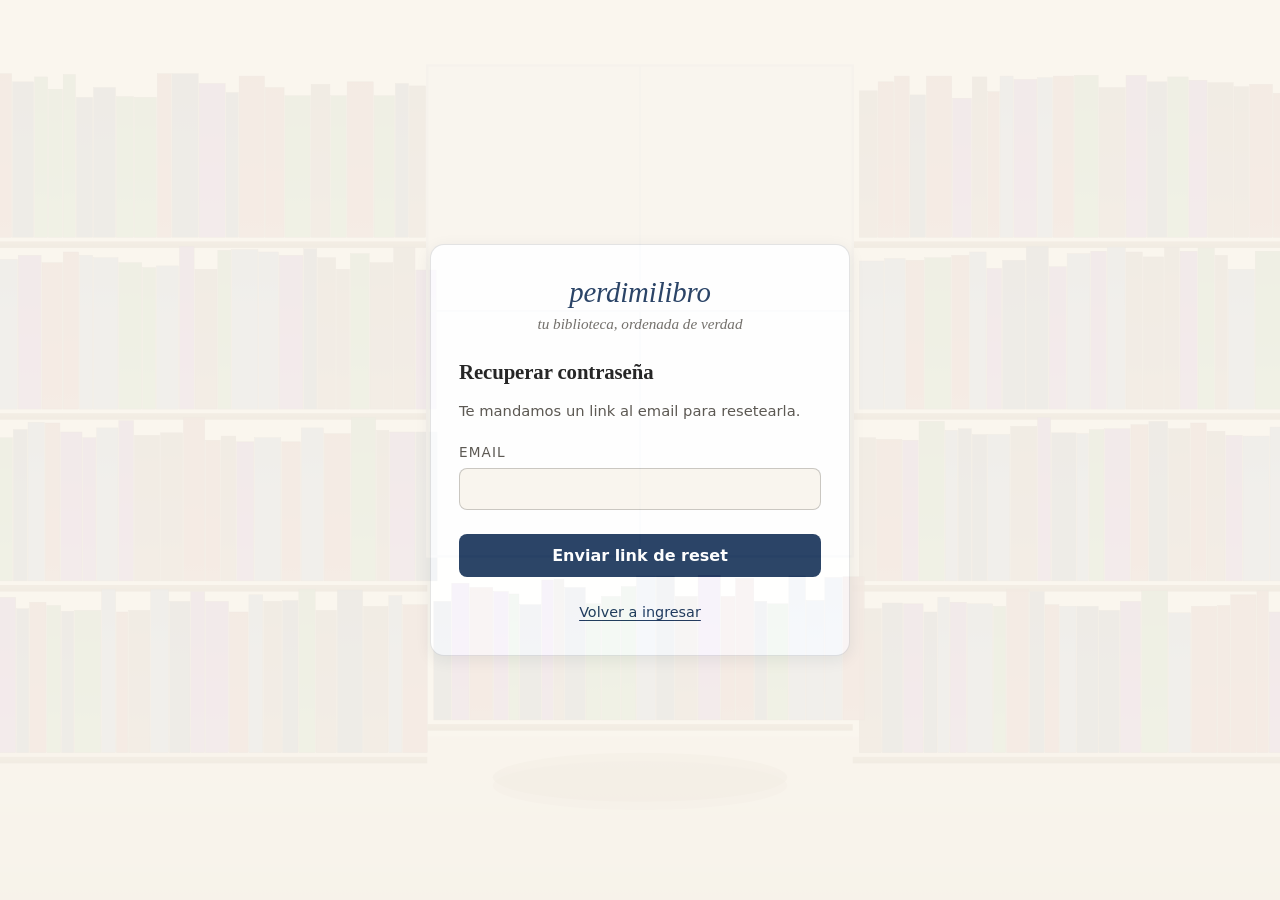
<file: forgot-password.html>
<!DOCTYPE html>
<html lang="es-AR">
<head>
  <meta charset="UTF-8">
  <meta name="viewport" content="width=device-width, initial-scale=1, viewport-fit=cover">
  <meta name="theme-color" content="#1d2d44">
  <title>Recuperar contraseña · perdimilibro</title>

  <link rel="icon" type="image/svg+xml" href="icons/icon.svg">

  <link rel="preconnect" href="https://fonts.googleapis.com">
  <link rel="preconnect" href="https://fonts.gstatic.com" crossorigin>
  <link href="https://fonts.googleapis.com/css2?family=Fraunces:ital,opsz,wght,SOFT@0,9..144,300..700,30..100;1,9..144,300..700,30..100&family=Karla:wght@300..700&display=swap" rel="stylesheet">

  <link rel="stylesheet" href="styles.css">
  <link rel="stylesheet" href="auth.css">
</head>
<body class="auth-page">

  <div class="auth-card">
    <div class="brand">
      <h1>perdimilibro</h1>
      <div class="tagline">tu biblioteca, ordenada de verdad</div>
    </div>

    <h2>Recuperar contraseña</h2>
    <p class="subtitle">Te mandamos un link al email para resetearla.</p>

    <div id="msg" class="auth-msg" style="display:none"></div>

    <form id="forgotForm" class="auth-form">
      <div class="field">
        <label for="email">Email</label>
        <input type="email" id="email" name="email" required autocomplete="email" inputmode="email">
      </div>
      <button type="submit" id="submitBtn">Enviar link de reset</button>
    </form>

    <div class="auth-foot">
      <a href="login.html">Volver a ingresar</a>
    </div>
  </div>

  <script type="module">
    import { requestPasswordReset } from './auth.js';

    const form    = document.getElementById('forgotForm');
    const btn     = document.getElementById('submitBtn');
    const msgBox  = document.getElementById('msg');

    function showMsg(text, kind = 'error') {
      msgBox.textContent = text;
      msgBox.className = `auth-msg ${kind}`;
      msgBox.style.display = 'block';
    }

    form.addEventListener('submit', async (e) => {
      e.preventDefault();
      const email = document.getElementById('email').value.trim();

      btn.disabled = true;
      btn.textContent = 'Enviando…';
      msgBox.style.display = 'none';

      try {
        await requestPasswordReset(email);
        showMsg(`Te mandamos un link a ${email}. Revisá tu inbox (y spam).`, 'success');
        btn.textContent = 'Enviado';
      } catch (err) {
        showMsg(err.message);
        btn.disabled = false;
        btn.textContent = 'Enviar link de reset';
      }
    });
  </script>
</body>
</html>
</file>
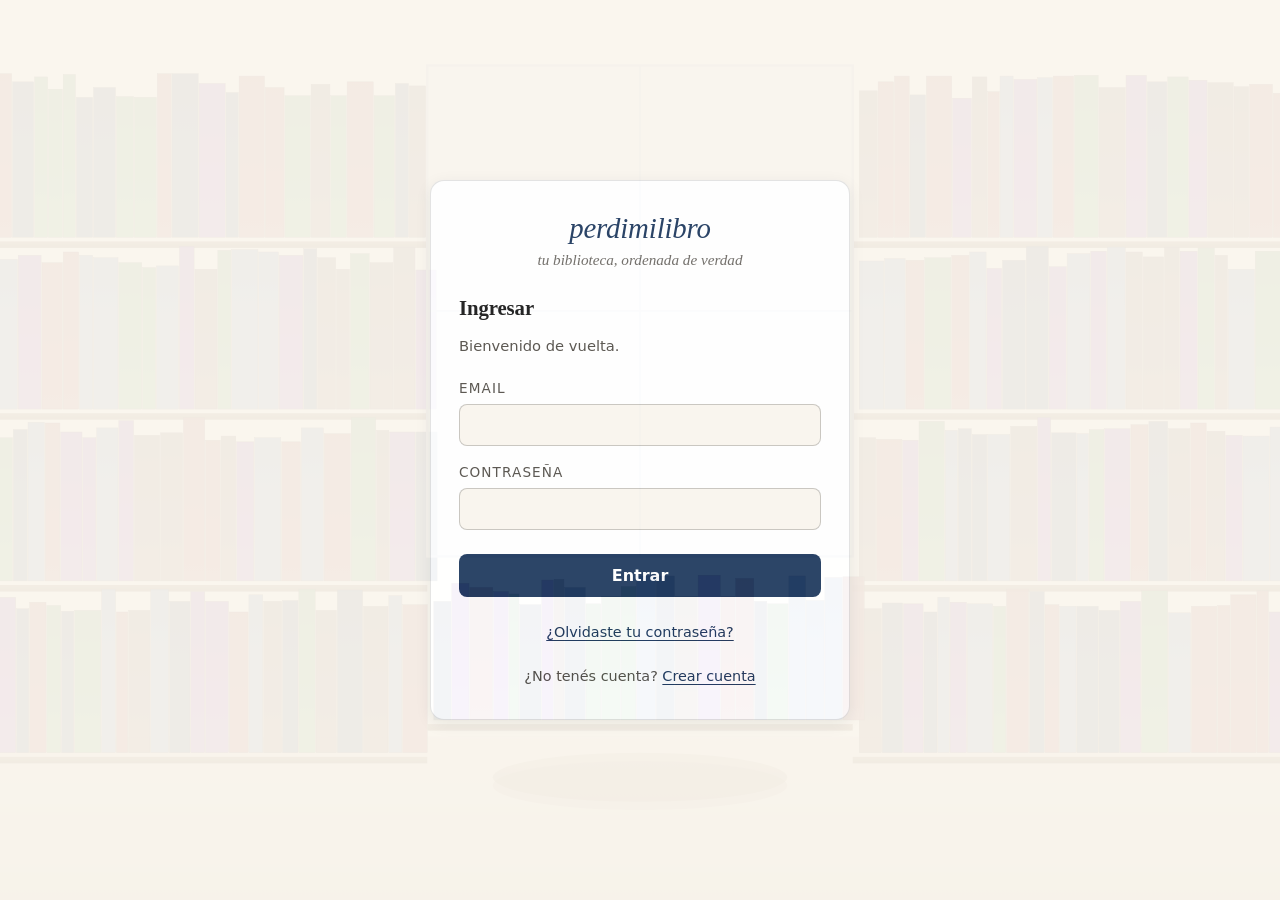
<file: login.html>
<!DOCTYPE html>
<html lang="es-AR">
<head>
  <meta charset="UTF-8">
  <meta name="viewport" content="width=device-width, initial-scale=1, viewport-fit=cover">
  <meta name="theme-color" content="#1d2d44">
  <title>Ingresar · perdimilibro</title>

  <link rel="icon" type="image/svg+xml" href="icons/icon.svg">

  <link rel="preconnect" href="https://fonts.googleapis.com">
  <link rel="preconnect" href="https://fonts.gstatic.com" crossorigin>
  <link href="https://fonts.googleapis.com/css2?family=Fraunces:ital,opsz,wght,SOFT@0,9..144,300..700,30..100;1,9..144,300..700,30..100&family=Karla:wght@300..700&display=swap" rel="stylesheet">

  <link rel="stylesheet" href="styles.css">
  <link rel="stylesheet" href="auth.css">
</head>
<body class="auth-page">

  <div class="auth-card">
    <div class="brand">
      <h1>perdimilibro</h1>
      <div class="tagline">tu biblioteca, ordenada de verdad</div>
    </div>

    <h2>Ingresar</h2>
    <p class="subtitle">Bienvenido de vuelta.</p>

    <div id="msg" class="auth-msg" style="display:none"></div>

    <form id="loginForm" class="auth-form">
      <div class="field">
        <label for="email">Email</label>
        <input type="email" id="email" name="email" required autocomplete="email" inputmode="email">
      </div>
      <div class="field">
        <label for="password">Contraseña</label>
        <input type="password" id="password" name="password" required autocomplete="current-password" minlength="6">
      </div>
      <button type="submit" id="submitBtn">Entrar</button>
    </form>

    <div class="auth-foot">
      <a href="forgot-password.html">¿Olvidaste tu contraseña?</a>
      <br><br>
      ¿No tenés cuenta? <a href="signup.html">Crear cuenta</a>
    </div>
  </div>

  <script type="module">
    import { signIn, redirectIfAuthed } from './auth.js';
    import { markMigrationDone } from './migrate.js';

    // Si ya hay sesión, ir directo a la app
    redirectIfAuthed();

    const form     = document.getElementById('loginForm');
    const btn      = document.getElementById('submitBtn');
    const msgBox   = document.getElementById('msg');

    function showMsg(text, kind = 'error') {
      msgBox.textContent = text;
      msgBox.className = `auth-msg ${kind}`;
      msgBox.style.display = 'block';
    }

    form.addEventListener('submit', async (e) => {
      e.preventDefault();
      const email    = document.getElementById('email').value.trim();
      const password = document.getElementById('password').value;

      btn.disabled = true;
      btn.textContent = 'Entrando…';
      msgBox.style.display = 'none';

      try {
        await signIn(email, password);
        // Login (no signup) → marcamos migración como hecha SIN migrar,
        // para evitar que un user con IndexedDB de otra cuenta lo cruce.
        markMigrationDone();
        window.location.replace('/');
      } catch (err) {
        showMsg(err.message);
        btn.disabled = false;
        btn.textContent = 'Entrar';
      }
    });
  </script>
</body>
</html>
</file>
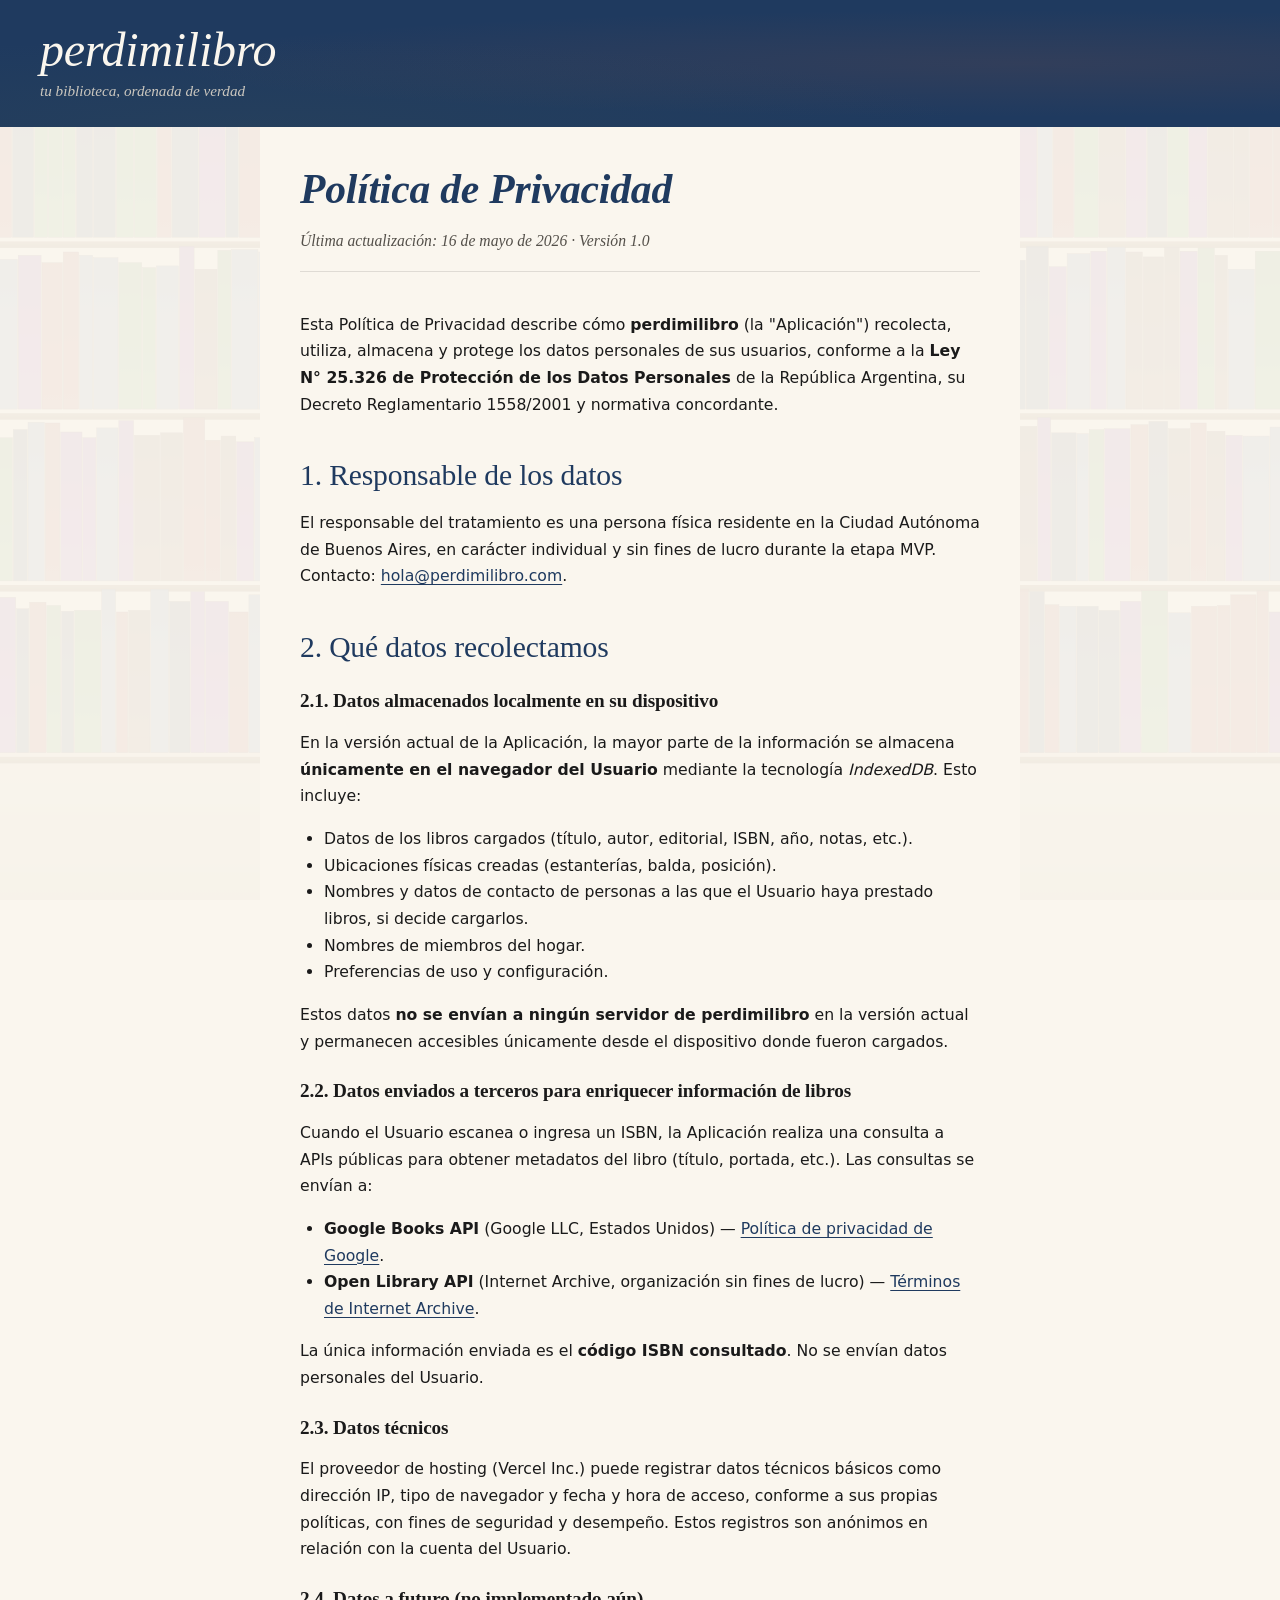
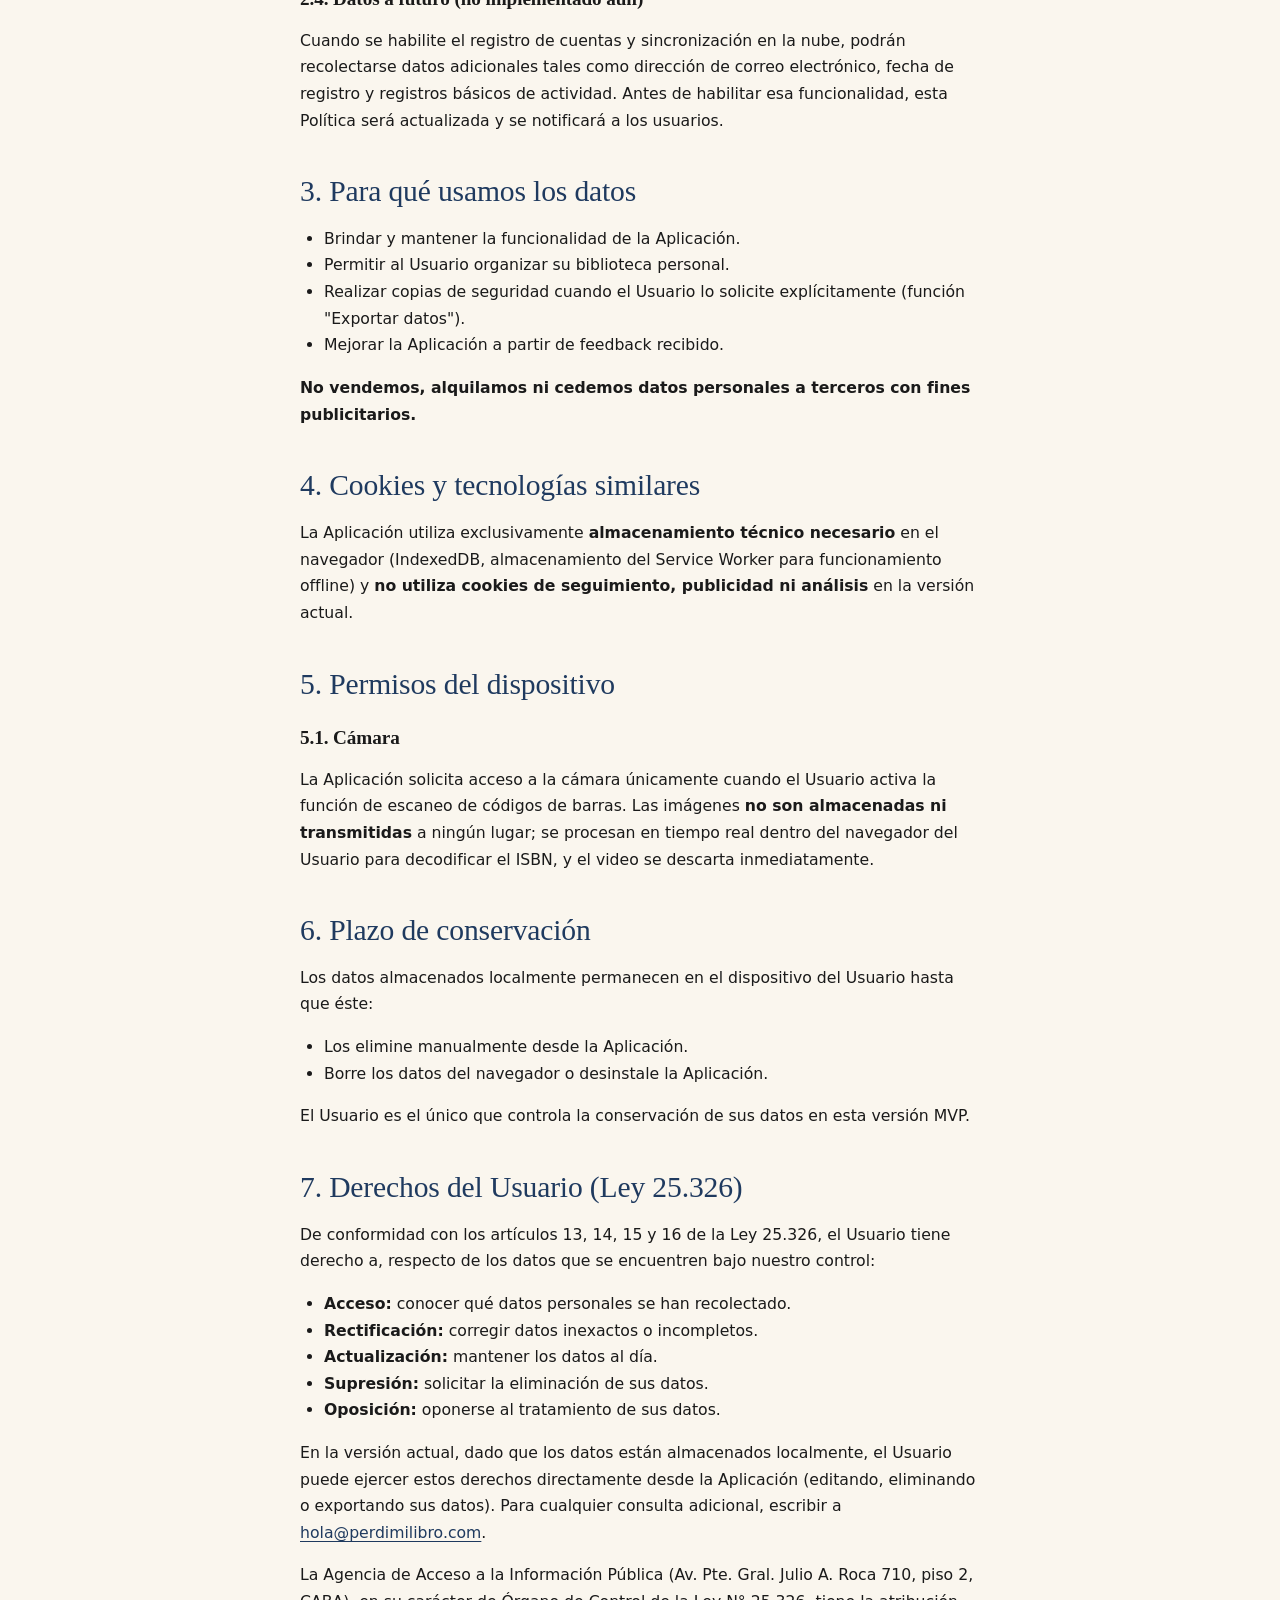
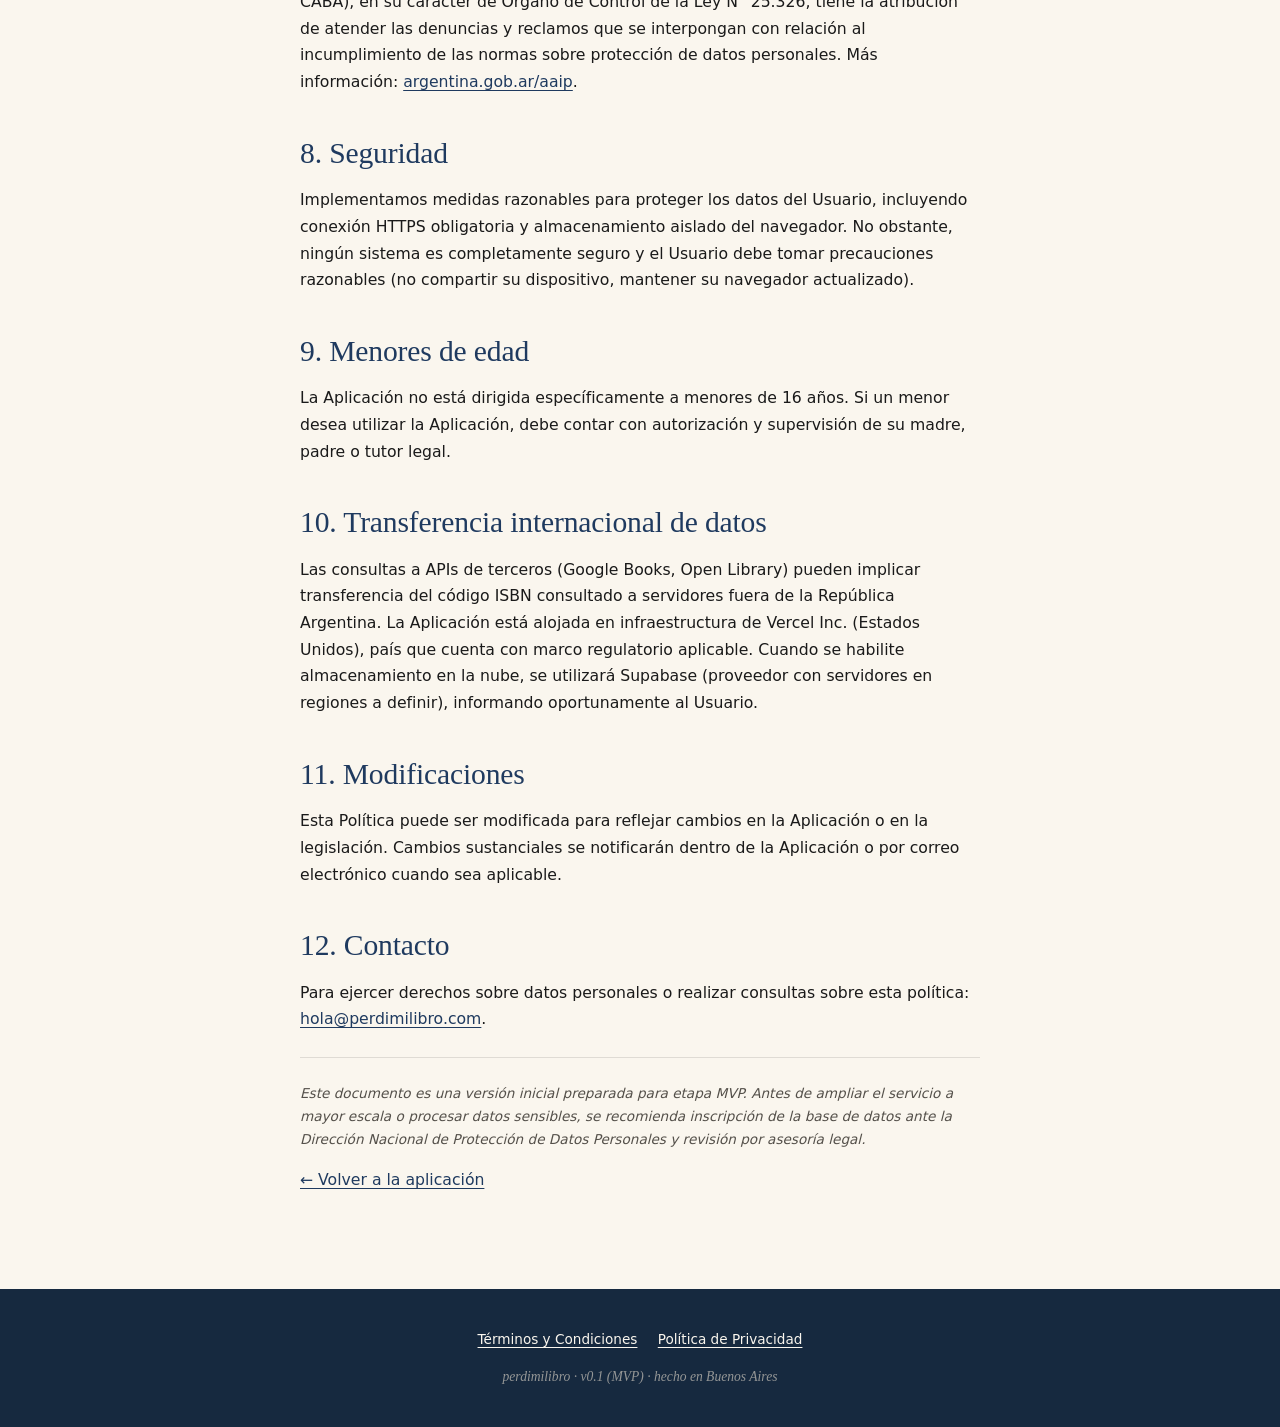
<file: privacidad.html>
<!DOCTYPE html>
<html lang="es-AR">
<head>
  <meta charset="UTF-8">
  <meta name="viewport" content="width=device-width, initial-scale=1">
  <title>Política de Privacidad · perdimilibro</title>
  <link rel="icon" type="image/svg+xml" href="icons/icon.svg">
  <link rel="preconnect" href="https://fonts.googleapis.com">
  <link rel="preconnect" href="https://fonts.gstatic.com" crossorigin>
  <link href="https://fonts.googleapis.com/css2?family=Fraunces:ital,opsz,wght@0,9..144,300..700;1,9..144,300..700&family=Karla:wght@300..700&display=swap" rel="stylesheet">
  <link rel="stylesheet" href="styles.css">
</head>
<body>
  <header class="app-header">
    <div class="app-header-inner">
      <div class="brand">
        <h1><a href="index.html" style="color:inherit; text-decoration:none;">perdimilibro</a></h1>
        <div class="tagline">tu biblioteca, ordenada de verdad</div>
      </div>
    </div>
  </header>

  <main class="legal-page">
    <h1>Política de Privacidad</h1>
    <p class="meta">Última actualización: 16 de mayo de 2026 · Versión 1.0</p>

    <p>
      Esta Política de Privacidad describe cómo <strong>perdimilibro</strong> (la "Aplicación")
      recolecta, utiliza, almacena y protege los datos personales de sus usuarios, conforme a la
      <strong>Ley N° 25.326 de Protección de los Datos Personales</strong> de la República
      Argentina, su Decreto Reglamentario 1558/2001 y normativa concordante.
    </p>

    <h2>1. Responsable de los datos</h2>
    <p>
      El responsable del tratamiento es una persona física residente en la Ciudad Autónoma de Buenos
      Aires, en carácter individual y sin fines de lucro durante la etapa MVP. Contacto:
      <a href="mailto:hola@perdimilibro.com">hola@perdimilibro.com</a>.
    </p>

    <h2>2. Qué datos recolectamos</h2>

    <h3>2.1. Datos almacenados localmente en su dispositivo</h3>
    <p>
      En la versión actual de la Aplicación, la mayor parte de la información se almacena
      <strong>únicamente en el navegador del Usuario</strong> mediante la tecnología
      <em>IndexedDB</em>. Esto incluye:
    </p>
    <ul>
      <li>Datos de los libros cargados (título, autor, editorial, ISBN, año, notas, etc.).</li>
      <li>Ubicaciones físicas creadas (estanterías, balda, posición).</li>
      <li>Nombres y datos de contacto de personas a las que el Usuario haya prestado libros, si
          decide cargarlos.</li>
      <li>Nombres de miembros del hogar.</li>
      <li>Preferencias de uso y configuración.</li>
    </ul>
    <p>
      Estos datos <strong>no se envían a ningún servidor de perdimilibro</strong> en la versión
      actual y permanecen accesibles únicamente desde el dispositivo donde fueron cargados.
    </p>

    <h3>2.2. Datos enviados a terceros para enriquecer información de libros</h3>
    <p>
      Cuando el Usuario escanea o ingresa un ISBN, la Aplicación realiza una consulta a APIs
      públicas para obtener metadatos del libro (título, portada, etc.). Las consultas se envían a:
    </p>
    <ul>
      <li><strong>Google Books API</strong> (Google LLC, Estados Unidos) —
          <a href="https://policies.google.com/privacy">Política de privacidad de Google</a>.</li>
      <li><strong>Open Library API</strong> (Internet Archive, organización sin fines de lucro) —
          <a href="https://archive.org/about/terms">Términos de Internet Archive</a>.</li>
    </ul>
    <p>
      La única información enviada es el <strong>código ISBN consultado</strong>. No se envían
      datos personales del Usuario.
    </p>

    <h3>2.3. Datos técnicos</h3>
    <p>
      El proveedor de hosting (Vercel Inc.) puede registrar datos técnicos básicos como dirección IP,
      tipo de navegador y fecha y hora de acceso, conforme a sus propias políticas, con fines de
      seguridad y desempeño. Estos registros son anónimos en relación con la cuenta del Usuario.
    </p>

    <h3>2.4. Datos a futuro (no implementado aún)</h3>
    <p>
      Cuando se habilite el registro de cuentas y sincronización en la nube, podrán recolectarse
      datos adicionales tales como dirección de correo electrónico, fecha de registro y registros
      básicos de actividad. Antes de habilitar esa funcionalidad, esta Política será actualizada y
      se notificará a los usuarios.
    </p>

    <h2>3. Para qué usamos los datos</h2>
    <ul>
      <li>Brindar y mantener la funcionalidad de la Aplicación.</li>
      <li>Permitir al Usuario organizar su biblioteca personal.</li>
      <li>Realizar copias de seguridad cuando el Usuario lo solicite explícitamente (función
          "Exportar datos").</li>
      <li>Mejorar la Aplicación a partir de feedback recibido.</li>
    </ul>
    <p>
      <strong>No vendemos, alquilamos ni cedemos datos personales a terceros con fines
      publicitarios.</strong>
    </p>

    <h2>4. Cookies y tecnologías similares</h2>
    <p>
      La Aplicación utiliza exclusivamente <strong>almacenamiento técnico necesario</strong> en el
      navegador (IndexedDB, almacenamiento del Service Worker para funcionamiento offline) y
      <strong>no utiliza cookies de seguimiento, publicidad ni análisis</strong> en la versión
      actual.
    </p>

    <h2>5. Permisos del dispositivo</h2>
    <h3>5.1. Cámara</h3>
    <p>
      La Aplicación solicita acceso a la cámara únicamente cuando el Usuario activa la función de
      escaneo de códigos de barras. Las imágenes <strong>no son almacenadas ni transmitidas</strong>
      a ningún lugar; se procesan en tiempo real dentro del navegador del Usuario para decodificar
      el ISBN, y el video se descarta inmediatamente.
    </p>

    <h2>6. Plazo de conservación</h2>
    <p>
      Los datos almacenados localmente permanecen en el dispositivo del Usuario hasta que éste:
    </p>
    <ul>
      <li>Los elimine manualmente desde la Aplicación.</li>
      <li>Borre los datos del navegador o desinstale la Aplicación.</li>
    </ul>
    <p>
      El Usuario es el único que controla la conservación de sus datos en esta versión MVP.
    </p>

    <h2>7. Derechos del Usuario (Ley 25.326)</h2>
    <p>
      De conformidad con los artículos 13, 14, 15 y 16 de la Ley 25.326, el Usuario tiene derecho
      a, respecto de los datos que se encuentren bajo nuestro control:
    </p>
    <ul>
      <li><strong>Acceso:</strong> conocer qué datos personales se han recolectado.</li>
      <li><strong>Rectificación:</strong> corregir datos inexactos o incompletos.</li>
      <li><strong>Actualización:</strong> mantener los datos al día.</li>
      <li><strong>Supresión:</strong> solicitar la eliminación de sus datos.</li>
      <li><strong>Oposición:</strong> oponerse al tratamiento de sus datos.</li>
    </ul>
    <p>
      En la versión actual, dado que los datos están almacenados localmente, el Usuario puede
      ejercer estos derechos directamente desde la Aplicación (editando, eliminando o exportando
      sus datos). Para cualquier consulta adicional, escribir a
      <a href="mailto:hola@perdimilibro.com">hola@perdimilibro.com</a>.
    </p>

    <p>
      La Agencia de Acceso a la Información Pública (Av. Pte. Gral. Julio A. Roca 710, piso 2, CABA),
      en su carácter de Órgano de Control de la Ley N° 25.326, tiene la atribución de atender las
      denuncias y reclamos que se interpongan con relación al incumplimiento de las normas sobre
      protección de datos personales. Más información:
      <a href="https://www.argentina.gob.ar/aaip">argentina.gob.ar/aaip</a>.
    </p>

    <h2>8. Seguridad</h2>
    <p>
      Implementamos medidas razonables para proteger los datos del Usuario, incluyendo conexión
      HTTPS obligatoria y almacenamiento aislado del navegador. No obstante, ningún sistema es
      completamente seguro y el Usuario debe tomar precauciones razonables (no compartir su
      dispositivo, mantener su navegador actualizado).
    </p>

    <h2>9. Menores de edad</h2>
    <p>
      La Aplicación no está dirigida específicamente a menores de 16 años. Si un menor desea
      utilizar la Aplicación, debe contar con autorización y supervisión de su madre, padre o tutor
      legal.
    </p>

    <h2>10. Transferencia internacional de datos</h2>
    <p>
      Las consultas a APIs de terceros (Google Books, Open Library) pueden implicar transferencia
      del código ISBN consultado a servidores fuera de la República Argentina. La Aplicación está
      alojada en infraestructura de Vercel Inc. (Estados Unidos), país que cuenta con marco
      regulatorio aplicable. Cuando se habilite almacenamiento en la nube, se utilizará Supabase
      (proveedor con servidores en regiones a definir), informando oportunamente al Usuario.
    </p>

    <h2>11. Modificaciones</h2>
    <p>
      Esta Política puede ser modificada para reflejar cambios en la Aplicación o en la legislación.
      Cambios sustanciales se notificarán dentro de la Aplicación o por correo electrónico cuando
      sea aplicable.
    </p>

    <h2>12. Contacto</h2>
    <p>
      Para ejercer derechos sobre datos personales o realizar consultas sobre esta política:
      <a href="mailto:hola@perdimilibro.com">hola@perdimilibro.com</a>.
    </p>

    <hr class="divider">
    <p style="font-size: 0.85rem; color: var(--ink-soft); font-style: italic;">
      Este documento es una versión inicial preparada para etapa MVP. Antes de ampliar el servicio a
      mayor escala o procesar datos sensibles, se recomienda inscripción de la base de datos ante
      la Dirección Nacional de Protección de Datos Personales y revisión por asesoría legal.
    </p>

    <p><a href="index.html">← Volver a la aplicación</a></p>
  </main>

  <footer class="app-footer">
    <div>
      <a href="terminos.html">Términos y Condiciones</a>
      <a href="privacidad.html">Política de Privacidad</a>
    </div>
    <div class="signature">perdimilibro · v0.1 (MVP) · hecho en Buenos Aires</div>
  </footer>
</body>
</html>
</file>
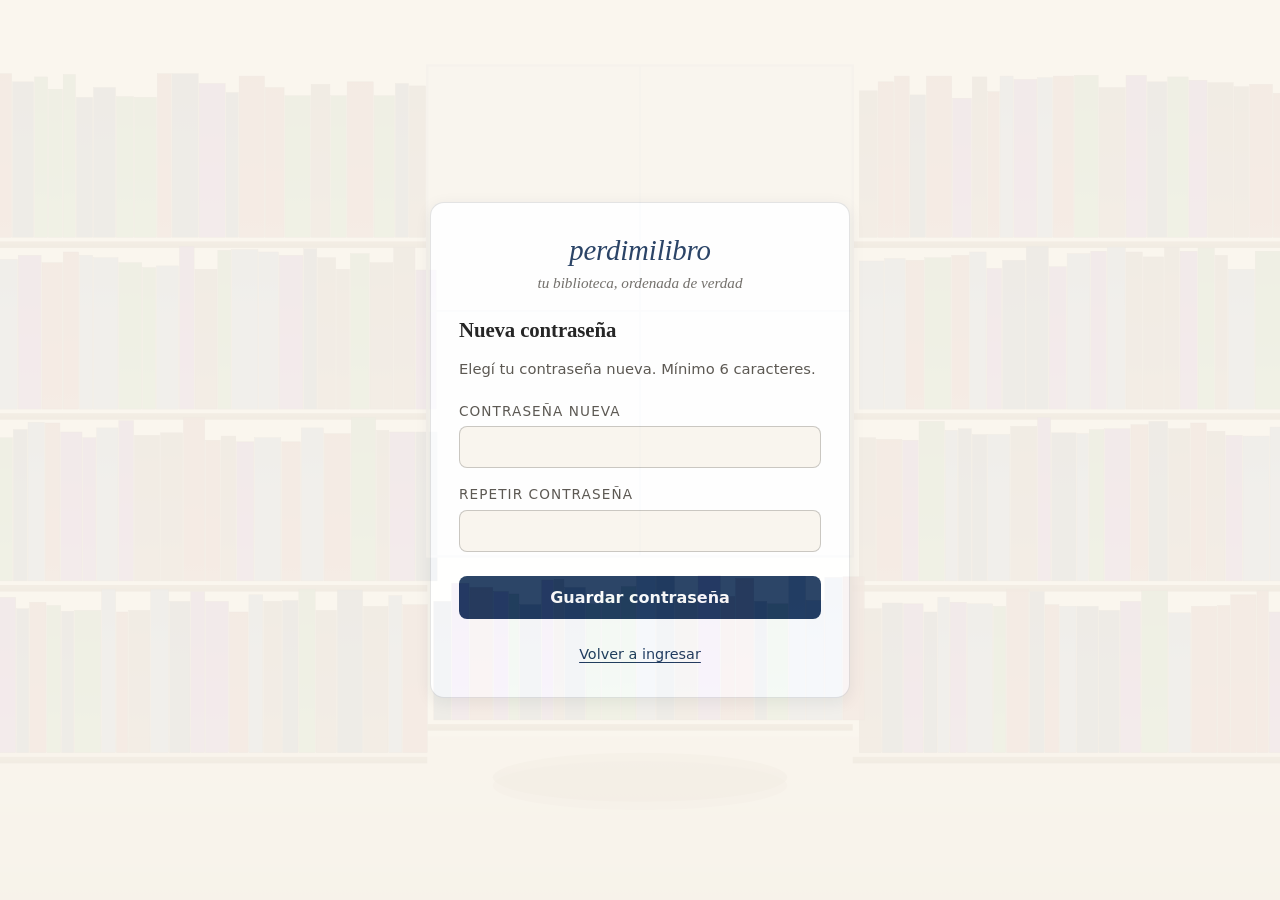
<file: reset-password.html>
<!DOCTYPE html>
<html lang="es-AR">
<head>
  <meta charset="UTF-8">
  <meta name="viewport" content="width=device-width, initial-scale=1, viewport-fit=cover">
  <meta name="theme-color" content="#1d2d44">
  <title>Nueva contraseña · perdimilibro</title>

  <link rel="icon" type="image/svg+xml" href="icons/icon.svg">

  <link rel="preconnect" href="https://fonts.googleapis.com">
  <link rel="preconnect" href="https://fonts.gstatic.com" crossorigin>
  <link href="https://fonts.googleapis.com/css2?family=Fraunces:ital,opsz,wght,SOFT@0,9..144,300..700,30..100;1,9..144,300..700,30..100&family=Karla:wght@300..700&display=swap" rel="stylesheet">

  <link rel="stylesheet" href="styles.css">
  <link rel="stylesheet" href="auth.css">
</head>
<body class="auth-page">

  <div class="auth-card">
    <div class="brand">
      <h1>perdimilibro</h1>
      <div class="tagline">tu biblioteca, ordenada de verdad</div>
    </div>

    <h2>Nueva contraseña</h2>
    <p class="subtitle">Elegí tu contraseña nueva. Mínimo 6 caracteres.</p>

    <div id="msg" class="auth-msg" style="display:none"></div>

    <form id="resetForm" class="auth-form">
      <div class="field">
        <label for="password">Contraseña nueva</label>
        <input type="password" id="password" name="password" required autocomplete="new-password" minlength="6">
      </div>
      <div class="field">
        <label for="password2">Repetir contraseña</label>
        <input type="password" id="password2" name="password2" required autocomplete="new-password" minlength="6">
      </div>
      <button type="submit" id="submitBtn">Guardar contraseña</button>
    </form>

    <div class="auth-foot">
      <a href="login.html">Volver a ingresar</a>
    </div>
  </div>

  <script type="module">
    import { supabase } from './supabase.js';
    import { updatePassword } from './auth.js';

    const form    = document.getElementById('resetForm');
    const btn     = document.getElementById('submitBtn');
    const msgBox  = document.getElementById('msg');

    function showMsg(text, kind = 'error') {
      msgBox.textContent = text;
      msgBox.className = `auth-msg ${kind}`;
      msgBox.style.display = 'block';
    }

    // Cuando el user viene del link de email, Supabase tira un evento PASSWORD_RECOVERY
    // que crea una sesión temporal. Esperamos a confirmar que tenemos sesión.
    let recoverySessionReady = false;
    supabase.auth.onAuthStateChange((event, session) => {
      if (event === 'PASSWORD_RECOVERY' || (event === 'SIGNED_IN' && session)) {
        recoverySessionReady = true;
      }
    });

    // Fallback: si ya hay sesión activa al cargar (porque detectSessionInUrl ya procesó)
    supabase.auth.getSession().then(({ data }) => {
      if (data?.session) recoverySessionReady = true;
    });

    form.addEventListener('submit', async (e) => {
      e.preventDefault();
      const pw1 = document.getElementById('password').value;
      const pw2 = document.getElementById('password2').value;

      if (pw1 !== pw2) { showMsg('Las contraseñas no coinciden.'); return; }
      if (!recoverySessionReady) {
        showMsg('El link de reset expiró o ya se usó. Pedí uno nuevo.');
        return;
      }

      btn.disabled = true;
      btn.textContent = 'Guardando…';
      msgBox.style.display = 'none';

      try {
        await updatePassword(pw1);
        showMsg('Contraseña actualizada. Redirigiendo…', 'success');
        setTimeout(() => window.location.replace('/'), 1200);
      } catch (err) {
        showMsg(err.message);
        btn.disabled = false;
        btn.textContent = 'Guardar contraseña';
      }
    });
  </script>
</body>
</html>
</file>
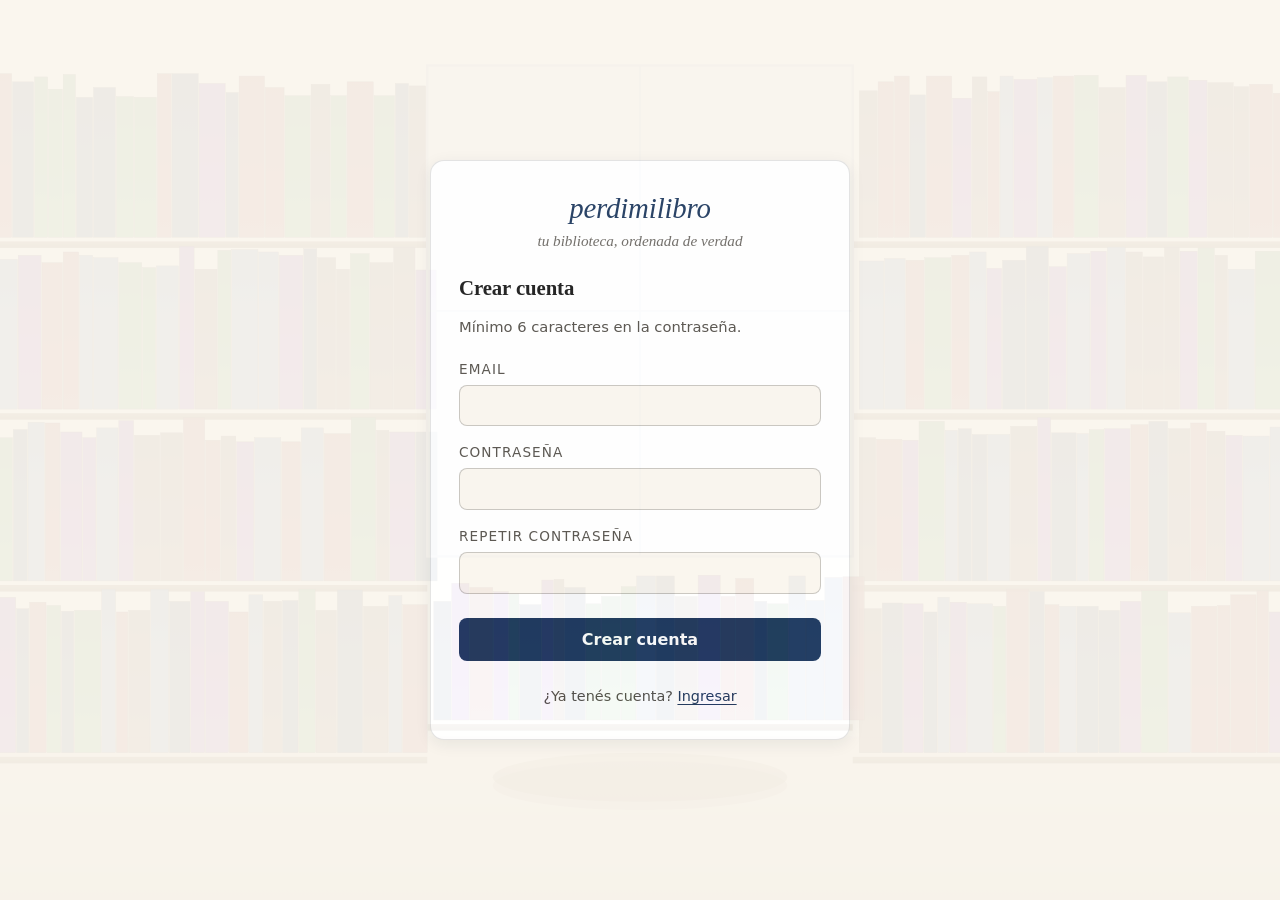
<file: signup.html>
<!DOCTYPE html>
<html lang="es-AR">
<head>
  <meta charset="UTF-8">
  <meta name="viewport" content="width=device-width, initial-scale=1, viewport-fit=cover">
  <meta name="theme-color" content="#1d2d44">
  <title>Crear cuenta · perdimilibro</title>

  <link rel="icon" type="image/svg+xml" href="icons/icon.svg">

  <link rel="preconnect" href="https://fonts.googleapis.com">
  <link rel="preconnect" href="https://fonts.gstatic.com" crossorigin>
  <link href="https://fonts.googleapis.com/css2?family=Fraunces:ital,opsz,wght,SOFT@0,9..144,300..700,30..100;1,9..144,300..700,30..100&family=Karla:wght@300..700&display=swap" rel="stylesheet">

  <link rel="stylesheet" href="styles.css">
  <link rel="stylesheet" href="auth.css">
</head>
<body class="auth-page">

  <div class="auth-card">
    <div class="brand">
      <h1>perdimilibro</h1>
      <div class="tagline">tu biblioteca, ordenada de verdad</div>
    </div>

    <h2>Crear cuenta</h2>
    <p class="subtitle">Mínimo 6 caracteres en la contraseña.</p>

    <div id="msg" class="auth-msg" style="display:none"></div>

    <form id="signupForm" class="auth-form">
      <div class="field">
        <label for="email">Email</label>
        <input type="email" id="email" name="email" required autocomplete="email" inputmode="email">
      </div>
      <div class="field">
        <label for="password">Contraseña</label>
        <input type="password" id="password" name="password" required autocomplete="new-password" minlength="6">
      </div>
      <div class="field">
        <label for="password2">Repetir contraseña</label>
        <input type="password" id="password2" name="password2" required autocomplete="new-password" minlength="6">
      </div>
      <button type="submit" id="submitBtn">Crear cuenta</button>
    </form>

    <div class="auth-foot">
      ¿Ya tenés cuenta? <a href="login.html">Ingresar</a>
    </div>
  </div>

  <!-- Overlay durante la migración -->
  <div id="migrationOverlay" class="migration-overlay" style="display:none">
    <div class="box">
      <div class="spinner"></div>
      <h3 style="margin: 0 0 0.5rem">Importando tu biblioteca…</h3>
      <p id="migrationMsg" style="margin: 0; color: var(--ink-soft); font-size: 0.92rem;">
        Subiendo libros al servidor. No cierres la ventana.
      </p>
    </div>
  </div>

  <script type="module">
    import { signUp, redirectIfAuthed } from './auth.js';
    import { hasLocalDataToMigrate, migrateLocalToSupabase, markMigrationDone } from './migrate.js';

    redirectIfAuthed();

    const form     = document.getElementById('signupForm');
    const btn      = document.getElementById('submitBtn');
    const msgBox   = document.getElementById('msg');
    const overlay  = document.getElementById('migrationOverlay');
    const migMsg   = document.getElementById('migrationMsg');

    function showMsg(text, kind = 'error') {
      msgBox.textContent = text;
      msgBox.className = `auth-msg ${kind}`;
      msgBox.style.display = 'block';
    }

    form.addEventListener('submit', async (e) => {
      e.preventDefault();
      const email     = document.getElementById('email').value.trim();
      const password  = document.getElementById('password').value;
      const password2 = document.getElementById('password2').value;

      if (password !== password2) {
        showMsg('Las contraseñas no coinciden.');
        return;
      }

      btn.disabled = true;
      btn.textContent = 'Creando…';
      msgBox.style.display = 'none';

      try {
        const result = await signUp(email, password);

        // Caso 1: Supabase tiene email confirmation activado → no hay sesión todavía.
        // Caso 2: confirmation desactivado → sesión inmediata.
        if (!result.session) {
          showMsg(`Cuenta creada. Te mandamos un email a ${email} para confirmar. Revisá tu inbox (y spam).`, 'success');
          btn.textContent = 'Listo';
          return;
        }

        // Con sesión: si hay data local, migrar.
        if (await hasLocalDataToMigrate()) {
          overlay.style.display = 'flex';
          try {
            const stats = await migrateLocalToSupabase();
            migMsg.textContent = `Listo: ${stats.books} libros, ${stats.members} dueños, ${stats.locations} ubicaciones.`;
            await new Promise(r => setTimeout(r, 1200));
          } catch (migErr) {
            // No bloqueamos el flujo si falla — el user igual queda logueado.
            console.error('Migración falló:', migErr);
            migMsg.textContent = 'No se pudo importar la biblioteca local. Podés volver a intentarlo desde la app.';
            await new Promise(r => setTimeout(r, 2500));
          }
        } else {
          markMigrationDone();
        }

        window.location.replace('/');
      } catch (err) {
        showMsg(err.message);
        btn.disabled = false;
        btn.textContent = 'Crear cuenta';
      }
    });
  </script>
</body>
</html>
</file>
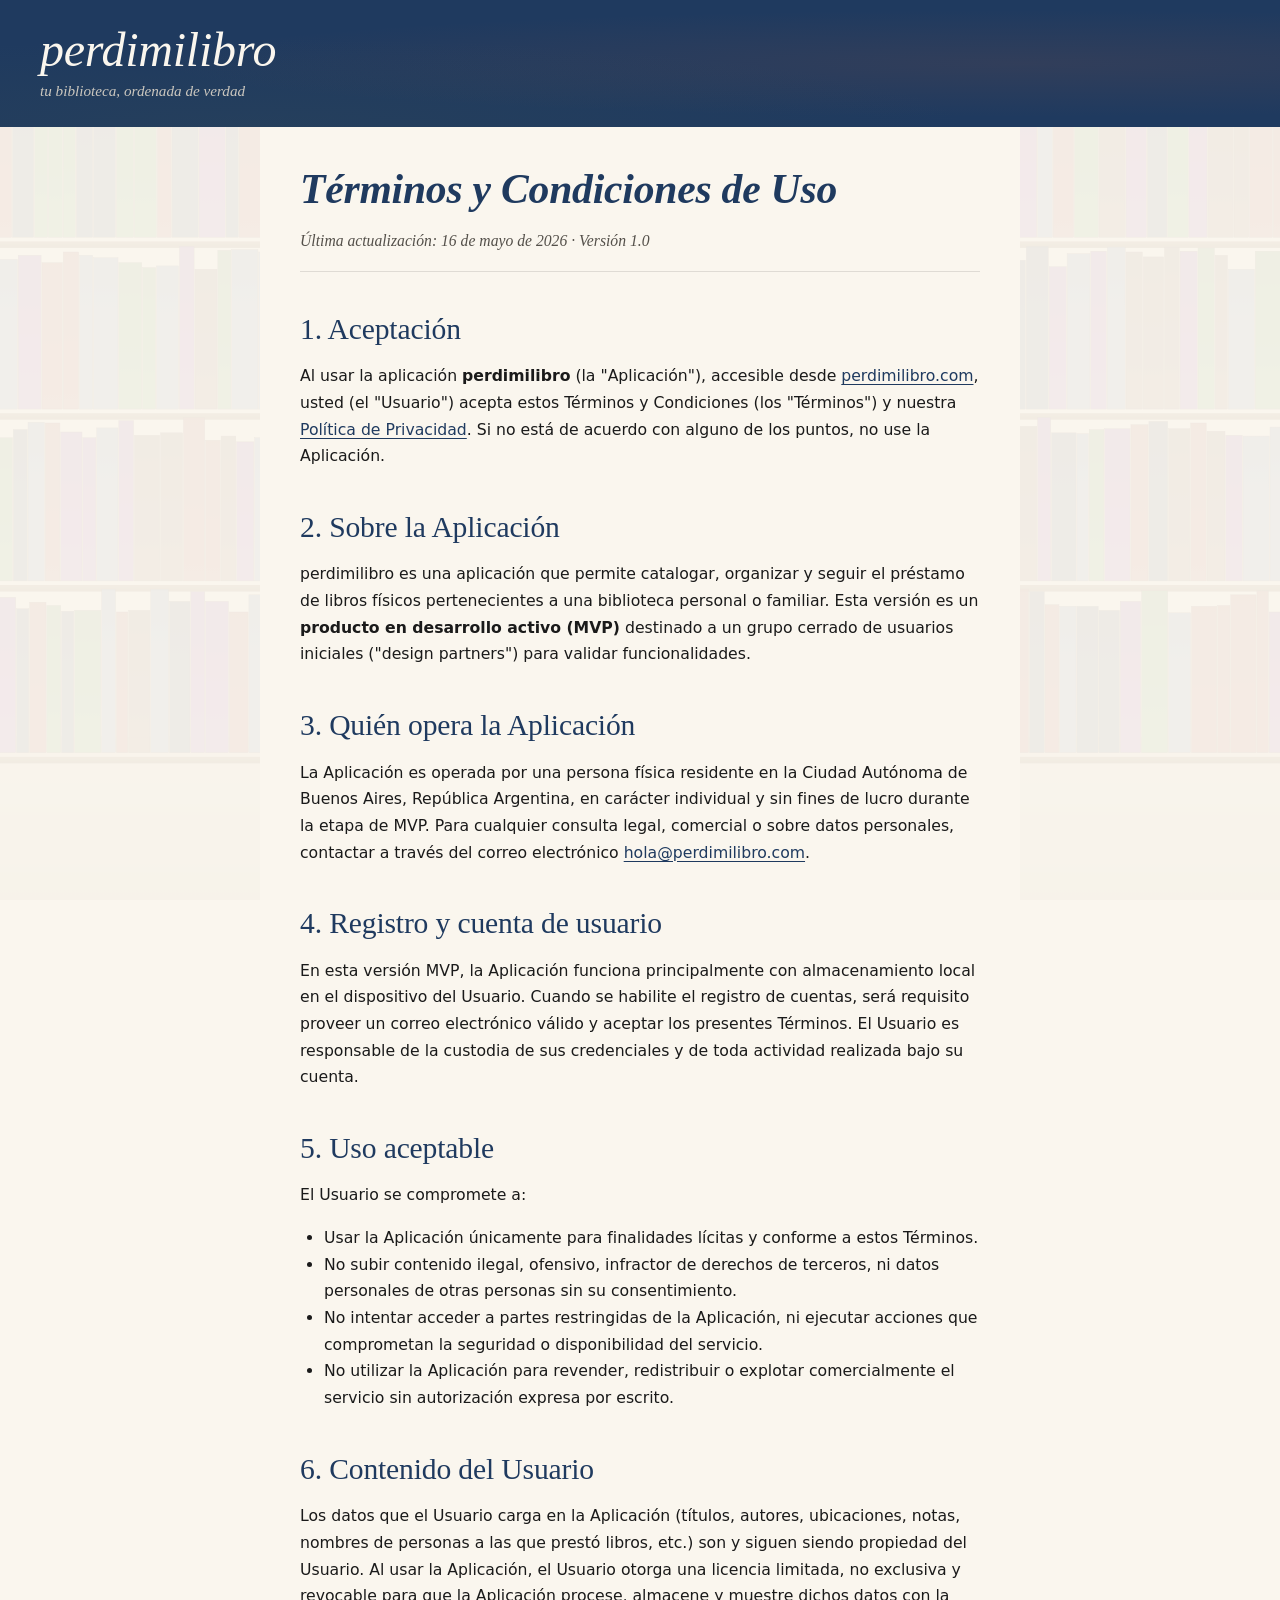
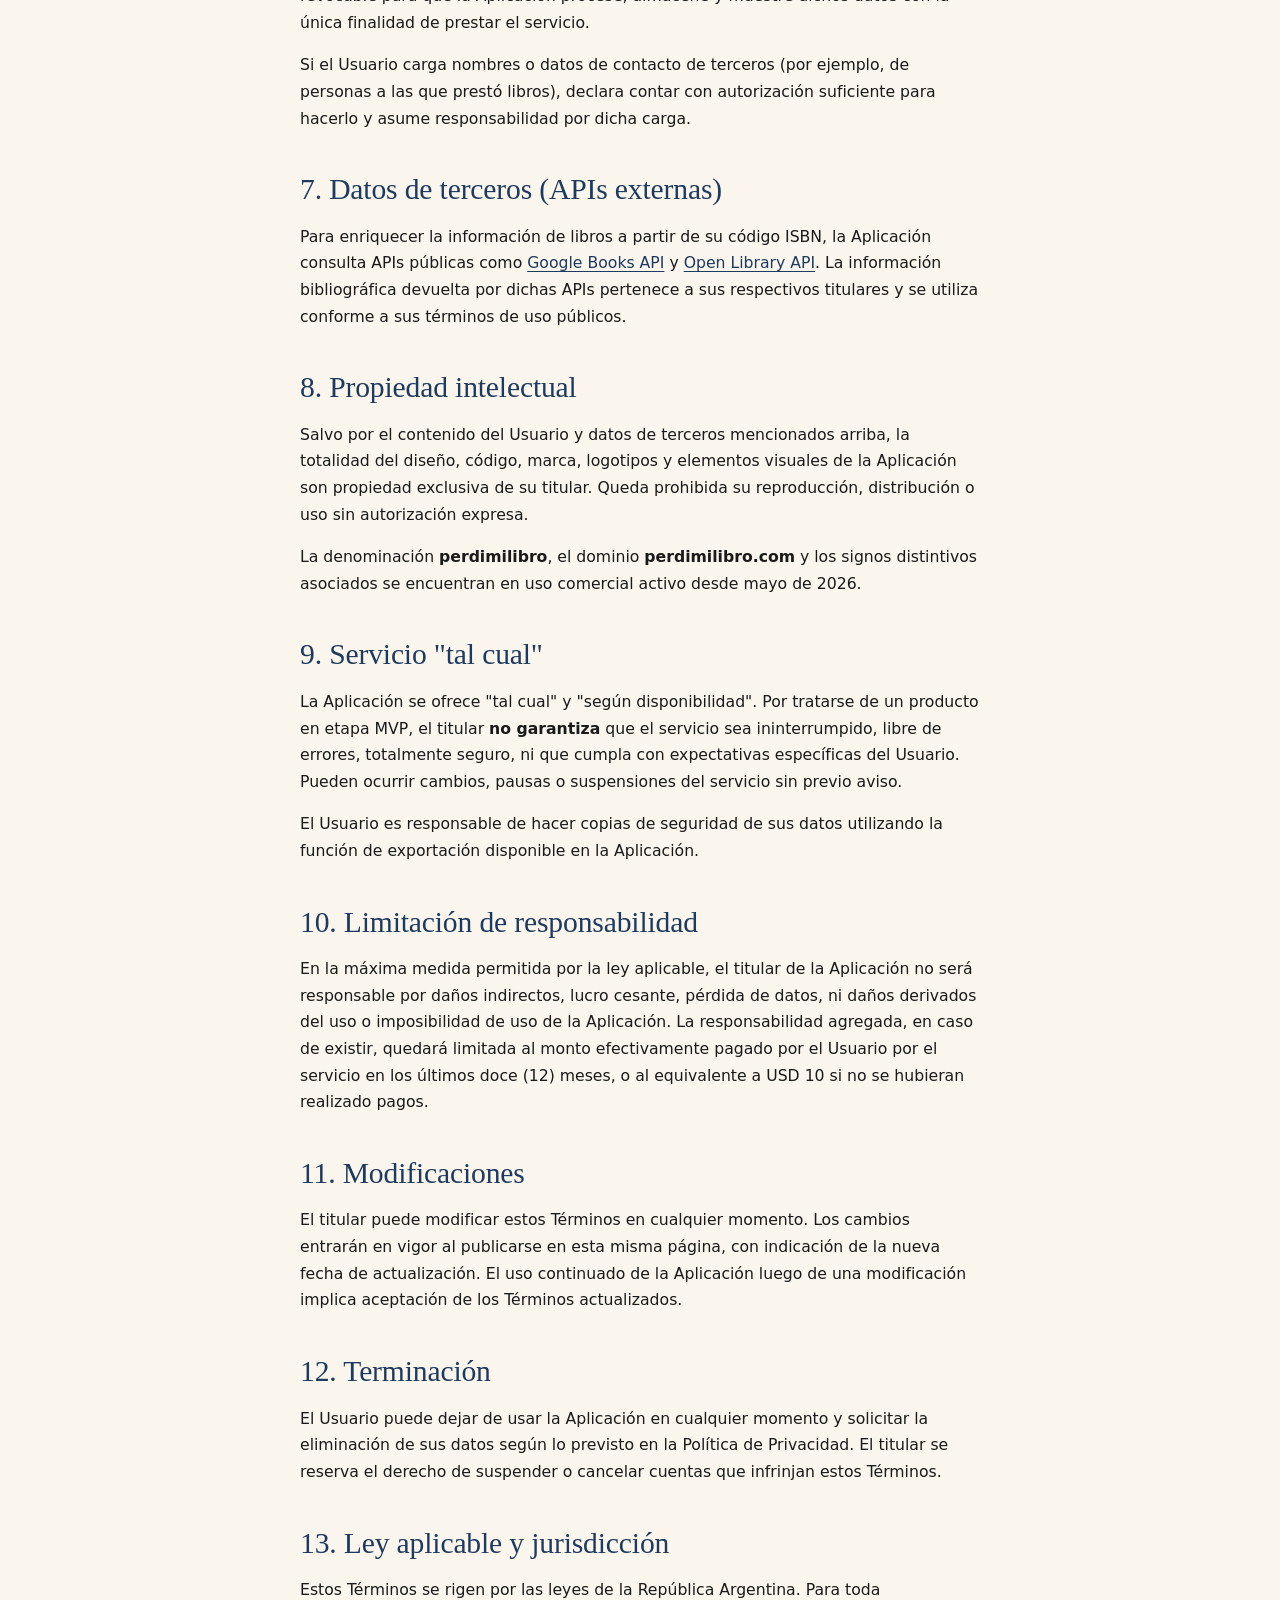
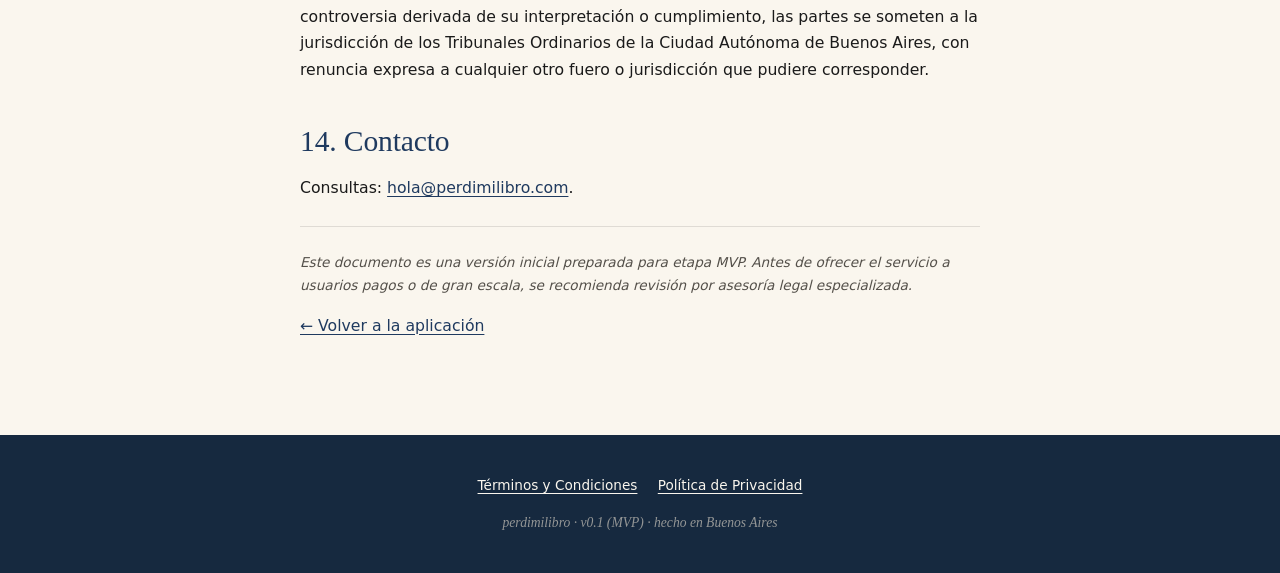
<file: terminos.html>
<!DOCTYPE html>
<html lang="es-AR">
<head>
  <meta charset="UTF-8">
  <meta name="viewport" content="width=device-width, initial-scale=1">
  <title>Términos y Condiciones · perdimilibro</title>
  <link rel="icon" type="image/svg+xml" href="icons/icon.svg">
  <link rel="preconnect" href="https://fonts.googleapis.com">
  <link rel="preconnect" href="https://fonts.gstatic.com" crossorigin>
  <link href="https://fonts.googleapis.com/css2?family=Fraunces:ital,opsz,wght@0,9..144,300..700;1,9..144,300..700&family=Karla:wght@300..700&display=swap" rel="stylesheet">
  <link rel="stylesheet" href="styles.css">
</head>
<body>
  <header class="app-header">
    <div class="app-header-inner">
      <div class="brand">
        <h1><a href="index.html" style="color:inherit; text-decoration:none;">perdimilibro</a></h1>
        <div class="tagline">tu biblioteca, ordenada de verdad</div>
      </div>
    </div>
  </header>

  <main class="legal-page">
    <h1>Términos y Condiciones de Uso</h1>
    <p class="meta">Última actualización: 16 de mayo de 2026 · Versión 1.0</p>

    <h2>1. Aceptación</h2>
    <p>
      Al usar la aplicación <strong>perdimilibro</strong> (la "Aplicación"), accesible desde
      <a href="https://perdimilibro.com">perdimilibro.com</a>, usted (el "Usuario") acepta estos
      Términos y Condiciones (los "Términos") y nuestra <a href="privacidad.html">Política de
      Privacidad</a>. Si no está de acuerdo con alguno de los puntos, no use la Aplicación.
    </p>

    <h2>2. Sobre la Aplicación</h2>
    <p>
      perdimilibro es una aplicación que permite catalogar, organizar y seguir el préstamo de
      libros físicos pertenecientes a una biblioteca personal o familiar. Esta versión es un
      <strong>producto en desarrollo activo (MVP)</strong> destinado a un grupo cerrado de usuarios
      iniciales ("design partners") para validar funcionalidades.
    </p>

    <h2>3. Quién opera la Aplicación</h2>
    <p>
      La Aplicación es operada por una persona física residente en la Ciudad Autónoma de Buenos Aires,
      República Argentina, en carácter individual y sin fines de lucro durante la etapa de MVP. Para
      cualquier consulta legal, comercial o sobre datos personales, contactar a través del correo
      electrónico <a href="mailto:hola@perdimilibro.com">hola@perdimilibro.com</a>.
    </p>

    <h2>4. Registro y cuenta de usuario</h2>
    <p>
      En esta versión MVP, la Aplicación funciona principalmente con almacenamiento local en el
      dispositivo del Usuario. Cuando se habilite el registro de cuentas, será requisito proveer un
      correo electrónico válido y aceptar los presentes Términos. El Usuario es responsable de la
      custodia de sus credenciales y de toda actividad realizada bajo su cuenta.
    </p>

    <h2>5. Uso aceptable</h2>
    <p>El Usuario se compromete a:</p>
    <ul>
      <li>Usar la Aplicación únicamente para finalidades lícitas y conforme a estos Términos.</li>
      <li>No subir contenido ilegal, ofensivo, infractor de derechos de terceros, ni datos personales
          de otras personas sin su consentimiento.</li>
      <li>No intentar acceder a partes restringidas de la Aplicación, ni ejecutar acciones que
          comprometan la seguridad o disponibilidad del servicio.</li>
      <li>No utilizar la Aplicación para revender, redistribuir o explotar comercialmente el servicio
          sin autorización expresa por escrito.</li>
    </ul>

    <h2>6. Contenido del Usuario</h2>
    <p>
      Los datos que el Usuario carga en la Aplicación (títulos, autores, ubicaciones, notas, nombres
      de personas a las que prestó libros, etc.) son y siguen siendo propiedad del Usuario. Al usar
      la Aplicación, el Usuario otorga una licencia limitada, no exclusiva y revocable para que la
      Aplicación procese, almacene y muestre dichos datos con la única finalidad de prestar el
      servicio.
    </p>
    <p>
      Si el Usuario carga nombres o datos de contacto de terceros (por ejemplo, de personas a las que
      prestó libros), declara contar con autorización suficiente para hacerlo y asume responsabilidad
      por dicha carga.
    </p>

    <h2>7. Datos de terceros (APIs externas)</h2>
    <p>
      Para enriquecer la información de libros a partir de su código ISBN, la Aplicación consulta
      APIs públicas como <a href="https://developers.google.com/books">Google Books API</a> y
      <a href="https://openlibrary.org/dev/docs/api/books">Open Library API</a>. La información
      bibliográfica devuelta por dichas APIs pertenece a sus respectivos titulares y se utiliza
      conforme a sus términos de uso públicos.
    </p>

    <h2>8. Propiedad intelectual</h2>
    <p>
      Salvo por el contenido del Usuario y datos de terceros mencionados arriba, la totalidad del
      diseño, código, marca, logotipos y elementos visuales de la Aplicación son propiedad exclusiva
      de su titular. Queda prohibida su reproducción, distribución o uso sin autorización expresa.
    </p>
    <p>
      La denominación <strong>perdimilibro</strong>, el dominio <strong>perdimilibro.com</strong> y
      los signos distintivos asociados se encuentran en uso comercial activo desde mayo de 2026.
    </p>

    <h2>9. Servicio "tal cual"</h2>
    <p>
      La Aplicación se ofrece "tal cual" y "según disponibilidad". Por tratarse de un producto en
      etapa MVP, el titular <strong>no garantiza</strong> que el servicio sea ininterrumpido, libre de
      errores, totalmente seguro, ni que cumpla con expectativas específicas del Usuario. Pueden
      ocurrir cambios, pausas o suspensiones del servicio sin previo aviso.
    </p>
    <p>
      El Usuario es responsable de hacer copias de seguridad de sus datos utilizando la función de
      exportación disponible en la Aplicación.
    </p>

    <h2>10. Limitación de responsabilidad</h2>
    <p>
      En la máxima medida permitida por la ley aplicable, el titular de la Aplicación no será
      responsable por daños indirectos, lucro cesante, pérdida de datos, ni daños derivados del uso
      o imposibilidad de uso de la Aplicación. La responsabilidad agregada, en caso de existir,
      quedará limitada al monto efectivamente pagado por el Usuario por el servicio en los últimos
      doce (12) meses, o al equivalente a USD 10 si no se hubieran realizado pagos.
    </p>

    <h2>11. Modificaciones</h2>
    <p>
      El titular puede modificar estos Términos en cualquier momento. Los cambios entrarán en vigor
      al publicarse en esta misma página, con indicación de la nueva fecha de actualización. El uso
      continuado de la Aplicación luego de una modificación implica aceptación de los Términos
      actualizados.
    </p>

    <h2>12. Terminación</h2>
    <p>
      El Usuario puede dejar de usar la Aplicación en cualquier momento y solicitar la eliminación
      de sus datos según lo previsto en la Política de Privacidad. El titular se reserva el derecho
      de suspender o cancelar cuentas que infrinjan estos Términos.
    </p>

    <h2>13. Ley aplicable y jurisdicción</h2>
    <p>
      Estos Términos se rigen por las leyes de la República Argentina. Para toda controversia
      derivada de su interpretación o cumplimiento, las partes se someten a la jurisdicción de los
      Tribunales Ordinarios de la Ciudad Autónoma de Buenos Aires, con renuncia expresa a cualquier
      otro fuero o jurisdicción que pudiere corresponder.
    </p>

    <h2>14. Contacto</h2>
    <p>
      Consultas: <a href="mailto:hola@perdimilibro.com">hola@perdimilibro.com</a>.
    </p>

    <hr class="divider">
    <p style="font-size: 0.85rem; color: var(--ink-soft); font-style: italic;">
      Este documento es una versión inicial preparada para etapa MVP. Antes de ofrecer el servicio
      a usuarios pagos o de gran escala, se recomienda revisión por asesoría legal especializada.
    </p>

    <p><a href="index.html">← Volver a la aplicación</a></p>
  </main>

  <footer class="app-footer">
    <div>
      <a href="terminos.html">Términos y Condiciones</a>
      <a href="privacidad.html">Política de Privacidad</a>
    </div>
    <div class="signature">perdimilibro · v0.1 (MVP) · hecho en Buenos Aires</div>
  </footer>
</body>
</html>
</file>
<file: styles.css>
/* ============================================================
   perdimilibro — Sistema de diseño
   ============================================================ */

:root {
  /* Paleta — identidad "biblioteca académica" (basada en visor Marce y Fabi) */
  --ink: #1a1a1a;          /* tinta */
  --ink-soft: #54504a;     /* gris cálido para metadatos */
  --paper: #faf6ee;        /* crema base */
  --paper-warm: #f3ecdd;   /* crema cálida para barras/cards */
  --paper-deep: #e8dfd0;   /* crema profunda para bordes/placeholders */
  --navy: #1f3a5f;         /* azul biblioteca (primario) */
  --navy-deep: #16293f;    /* azul profundo */
  --navy-soft: #4a6fa5;    /* azul claro */
  --terracotta: #8b2d2d;   /* granate (acento) */
  --terracotta-soft: #a04040;
  --olive: #2e7d32;        /* verde (estado "en casa") */
  --sage: #6f9e72;
  --dusty-rose: #c89090;
  --lavender: #b0a0c0;
  --line: rgba(26, 26, 26, 0.12);
  --line-strong: rgba(26, 26, 26, 0.22);

  /* Colores por ubicación (badges, agrupaciones) */
  --loc-1: #2e7d32;        /* verde */
  --loc-2: #1565c0;        /* azul */
  --loc-3: #c62828;        /* rojo */
  --loc-4: #6a1b9a;        /* violeta */
  --loc-5: #5d4037;        /* marrón */

  /* Tipografía — serif clásica de libro (fuentes del sistema, sin webfonts) */
  --serif: 'Iowan Old Style', 'Palatino Linotype', Palatino, 'Book Antiqua', Georgia, 'Times New Roman', serif;
  --sans: -apple-system, BlinkMacSystemFont, 'Segoe UI', Roboto, system-ui, sans-serif;
  --mono: 'SF Mono', 'JetBrains Mono', Menlo, Consolas, monospace;

  /* Espaciado */
  --gap-xs: 0.25rem;
  --gap-sm: 0.5rem;
  --gap-md: 1rem;
  --gap-lg: 1.5rem;
  --gap-xl: 2.5rem;

  /* Sombras */
  --shadow-sm: 0 1px 2px rgba(20, 34, 58, 0.06);
  --shadow-md: 0 4px 16px rgba(20, 34, 58, 0.08);
  --shadow-lg: 0 12px 40px rgba(20, 34, 58, 0.16);

  /* Bordes */
  --radius-sm: 4px;
  --radius-md: 8px;
  --radius-lg: 14px;
}

/* ============================================================
   Reset y base
   ============================================================ */

*, *::before, *::after { box-sizing: border-box; }

html { -webkit-text-size-adjust: 100%; }

body {
  margin: 0;
  font-family: var(--sans);
  font-size: 16px;
  line-height: 1.55;
  color: var(--ink);
  background: var(--paper);
  min-height: 100vh;
  -webkit-font-smoothing: antialiased;
  text-rendering: optimizeLegibility;
  position: relative;
}

/* Marca de agua: escena de biblioteca, fija y sutil detrás de todo */
body::after {
  content: "";
  position: fixed;
  inset: 0;
  background-image: url("bg-biblioteca.svg");
  background-size: cover;
  background-position: center bottom;
  opacity: 0.06;
  pointer-events: none;
  z-index: 0;
}

/* El contenido va por encima de la marca de agua */
.app-header, .toolbar, .stats, main, .app-footer { position: relative; z-index: 1; }

h1, h2, h3, h4 {
  font-family: var(--serif);
  font-weight: 600;
  margin: 0;
  letter-spacing: -0.005em;
}

h1 { font-size: clamp(1.8rem, 4vw, 2.6rem); line-height: 1.1; }
h2 { font-size: clamp(1.4rem, 3vw, 1.85rem); line-height: 1.2; }
h3 { font-size: 1.2rem; line-height: 1.3; }
h4 { font-size: 1rem; }

a { color: var(--navy); text-decoration: underline; text-underline-offset: 3px; text-decoration-thickness: 1px; }
a:hover { color: var(--terracotta); }

button {
  font-family: inherit;
  font-size: inherit;
  cursor: pointer;
  border: none;
  background: none;
  color: inherit;
}

input, select, textarea {
  font-family: inherit;
  font-size: inherit;
  color: var(--ink);
}

/* ============================================================
   Header
   ============================================================ */

.app-header {
  background: var(--navy);
  color: var(--paper);
  padding: var(--gap-lg) var(--gap-xl);
  position: relative;
  overflow: hidden;
}

.app-header::before {
  content: '';
  position: absolute;
  inset: 0;
  background:
    radial-gradient(ellipse at 80% 50%, rgba(184, 92, 56, 0.12), transparent 60%),
    radial-gradient(ellipse at 20% 100%, rgba(107, 122, 61, 0.08), transparent 50%);
  pointer-events: none;
}

.app-header-inner {
  position: relative;
  display: flex;
  justify-content: space-between;
  align-items: baseline;
  flex-wrap: wrap;
  gap: var(--gap-md);
  max-width: 1400px;
  margin: 0 auto;
}

.brand h1 {
  font-family: var(--serif);
  font-weight: 400;
  font-style: italic;
  color: var(--paper);
  font-size: clamp(2rem, 5vw, 3rem);
}

.brand .tagline {
  font-family: var(--serif);
  font-style: italic;
  font-size: 0.95rem;
  color: var(--paper-deep);
  opacity: 0.85;
  margin-top: 0.15rem;
  font-weight: 300;
}

.household-switcher {
  display: flex;
  align-items: center;
  gap: var(--gap-sm);
  font-size: 0.9rem;
  color: var(--paper-deep);
}

.household-switcher select {
  background: rgba(246, 236, 217, 0.1);
  color: var(--paper);
  border: 1px solid rgba(246, 236, 217, 0.3);
  padding: 0.4rem 0.7rem;
  border-radius: var(--radius-sm);
  cursor: pointer;
}

.household-switcher select:focus { outline: 2px solid var(--terracotta-soft); outline-offset: 1px; }

/* ============================================================
   Toolbar
   ============================================================ */

.toolbar {
  background: var(--paper-warm);
  border-bottom: 1px solid var(--line);
  padding: var(--gap-md) var(--gap-xl);
  position: sticky;
  top: 0;
  z-index: 50;
  backdrop-filter: blur(8px);
}

.toolbar-inner {
  display: flex;
  flex-wrap: wrap;
  gap: var(--gap-sm);
  align-items: center;
  max-width: 1400px;
  margin: 0 auto;
}

.btn {
  display: inline-flex;
  align-items: center;
  gap: var(--gap-sm);
  padding: 0.55rem 1rem;
  border-radius: var(--radius-sm);
  font-size: 0.92rem;
  font-weight: 500;
  border: 1px solid var(--line-strong);
  background: var(--paper);
  color: var(--ink);
  transition: all 0.15s ease;
  white-space: nowrap;
}

.btn:hover { background: var(--paper-deep); border-color: var(--ink-soft); }

.btn.primary {
  background: var(--navy);
  color: var(--paper);
  border-color: var(--navy);
}
.btn.primary:hover { background: var(--navy-deep); }

.btn.accent {
  background: var(--terracotta);
  color: var(--paper);
  border-color: var(--terracotta);
}
.btn.accent:hover { background: #9d4a2a; }

.btn.ghost { background: transparent; border-color: transparent; }
.btn.ghost:hover { background: var(--paper-deep); }

.btn.small { padding: 0.35rem 0.7rem; font-size: 0.85rem; }
.btn.danger { color: #8a2418; border-color: #8a2418; }
.btn.danger:hover { background: #8a2418; color: var(--paper); }

.btn.icon-only { padding: 0.5rem; }

.search {
  flex: 1;
  min-width: 200px;
  position: relative;
}

.search input {
  width: 100%;
  padding: 0.55rem 0.9rem 0.55rem 2.2rem;
  border: 1px solid var(--line-strong);
  border-radius: var(--radius-sm);
  background: var(--paper);
  font-size: 0.92rem;
}

.search input:focus {
  outline: 2px solid var(--navy-soft);
  outline-offset: -1px;
  border-color: transparent;
}

.search::before {
  content: '⌕';
  position: absolute;
  left: 0.7rem;
  top: 50%;
  transform: translateY(-50%);
  color: var(--ink-soft);
  font-size: 1.1rem;
}

select.filter {
  padding: 0.55rem 0.9rem;
  border: 1px solid var(--line-strong);
  border-radius: var(--radius-sm);
  background: var(--paper);
  font-size: 0.9rem;
  cursor: pointer;
  min-width: 150px;
}

.view-toggle {
  display: inline-flex;
  border: 1px solid var(--line-strong);
  border-radius: var(--radius-sm);
  overflow: hidden;
}

.view-toggle button {
  padding: 0.5rem 0.85rem;
  background: var(--paper);
  font-size: 0.85rem;
  border-right: 1px solid var(--line-strong);
}

.view-toggle button:last-child { border-right: none; }

.view-toggle button.active {
  background: var(--navy);
  color: var(--paper);
}

/* ============================================================
   Stats bar
   ============================================================ */

.stats {
  display: flex;
  gap: var(--gap-xl);
  padding: var(--gap-md) var(--gap-xl);
  background: var(--paper);
  border-bottom: 1px solid var(--line);
  max-width: 1400px;
  margin: 0 auto;
  font-family: var(--serif);
  font-style: italic;
  color: var(--ink-soft);
}

.stat strong {
  font-family: var(--sans);
  font-style: normal;
  font-weight: 600;
  color: var(--navy);
  margin-right: 0.35rem;
}

/* ============================================================
   Main canvas
   ============================================================ */

main {
  max-width: 1400px;
  margin: 0 auto;
  padding: var(--gap-lg) var(--gap-xl);
  min-height: 60vh;
}

/* ============================================================
   Empty state — biblioteca ilustrada
   ============================================================ */

.empty-state {
  position: relative;
  padding: 4rem 1rem;
  text-align: center;
  background:
    linear-gradient(180deg, transparent 0%, transparent 60%, rgba(26, 20, 16, 0.04) 100%),
    var(--paper-warm);
  border-radius: var(--radius-lg);
  overflow: hidden;
  min-height: 500px;
  display: flex;
  flex-direction: column;
  justify-content: center;
  align-items: center;
}

.empty-state .shelves {
  position: absolute;
  inset: 0;
  pointer-events: none;
  opacity: 0.5;
}

.empty-state .message {
  position: relative;
  background: rgba(246, 236, 217, 0.96);
  padding: 2.5rem 3rem;
  border-radius: var(--radius-md);
  max-width: 480px;
  z-index: 2;
}

.empty-state h2 {
  color: var(--navy);
  font-style: italic;
  font-weight: 400;
  margin-bottom: var(--gap-md);
}

.empty-state p {
  font-family: var(--serif);
  font-style: italic;
  color: var(--ink-soft);
  font-size: 1.05rem;
  margin: 0 0 var(--gap-lg) 0;
}

.empty-actions { display: flex; gap: var(--gap-sm); justify-content: center; flex-wrap: wrap; }

/* ============================================================
   Lista de libros
   ============================================================ */

.book-list {
  display: flex;
  flex-direction: column;
  gap: 1px;
  background: var(--line);
  border-radius: var(--radius-md);
  overflow: hidden;
  border: 1px solid var(--line);
}

.book-row {
  display: grid;
  grid-template-columns: 60px 1fr auto auto auto;
  gap: var(--gap-md);
  padding: var(--gap-md);
  background: var(--paper);
  align-items: center;
  cursor: pointer;
  transition: background 0.12s;
}

.book-row:hover { background: var(--paper-warm); }

.book-row .cover {
  width: 50px;
  height: 70px;
  object-fit: cover;
  border-radius: 2px;
  box-shadow: var(--shadow-sm);
  background: var(--paper-deep);
}

.book-row .cover-placeholder {
  width: 50px;
  height: 70px;
  background: linear-gradient(135deg, var(--sage), var(--dusty-rose));
  border-radius: 2px;
  display: flex;
  align-items: center;
  justify-content: center;
  font-family: var(--serif);
  font-style: italic;
  color: var(--paper);
  font-size: 0.7rem;
  text-align: center;
  padding: 0.2rem;
  line-height: 1;
}

.book-info h4 {
  font-family: var(--serif);
  font-weight: 500;
  font-size: 1.05rem;
  margin-bottom: 0.15rem;
  color: var(--ink);
}

.book-info .authors {
  font-size: 0.85rem;
  color: var(--ink-soft);
}

.book-meta { font-size: 0.82rem; color: var(--ink-soft); font-style: italic; }

.badge {
  display: inline-block;
  padding: 0.18rem 0.55rem;
  border-radius: 10px;
  font-size: 0.72rem;
  font-weight: 500;
  background: var(--paper-deep);
  color: var(--ink-soft);
  letter-spacing: 0.02em;
}

.badge.lent { background: #c89090; color: #4a1a14; }
.badge.home { background: var(--sage); color: #2a3318; }
.badge.reading { background: var(--lavender); color: #2e1f44; }
.badge.lost { background: #6b6b6b; color: var(--paper); }
.badge.wishlist { background: var(--terracotta-soft); color: #4a1a08; }

/* ============================================================
   Galería
   ============================================================ */

.book-gallery {
  display: grid;
  grid-template-columns: repeat(auto-fill, minmax(160px, 1fr));
  gap: var(--gap-lg);
}

.gallery-card {
  cursor: pointer;
  transition: transform 0.2s;
}

.gallery-card:hover { transform: translateY(-4px); }

.gallery-card .cover-wrap {
  aspect-ratio: 2/3;
  border-radius: var(--radius-sm);
  overflow: hidden;
  box-shadow: var(--shadow-md);
  background: var(--paper-deep);
  position: relative;
}

.gallery-card .cover-wrap img,
.gallery-card .cover-wrap .cover-placeholder {
  width: 100%;
  height: 100%;
  object-fit: cover;
  display: block;
  font-size: 0.9rem;
}

.gallery-card .title {
  font-family: var(--serif);
  font-size: 0.92rem;
  margin-top: var(--gap-sm);
  color: var(--ink);
  line-height: 1.25;
  font-weight: 500;
}

.gallery-card .author {
  font-size: 0.78rem;
  color: var(--ink-soft);
  margin-top: 0.1rem;
}

/* ============================================================
   Grupos (por ubicación / materia)
   ============================================================ */

.group-section {
  margin-bottom: var(--gap-xl);
}

.group-header {
  display: flex;
  align-items: baseline;
  gap: var(--gap-md);
  margin-bottom: var(--gap-md);
  padding-bottom: var(--gap-sm);
  border-bottom: 1px solid var(--line);
}

.group-header h3 {
  font-family: var(--serif);
  font-weight: 500;
  font-style: italic;
  color: var(--navy);
}

.group-header .count {
  font-size: 0.85rem;
  color: var(--ink-soft);
  font-family: var(--sans);
  font-style: normal;
}

/* ============================================================
   Modal
   ============================================================ */

.modal-overlay {
  position: fixed;
  inset: 0;
  background: rgba(20, 22, 30, 0.6);
  backdrop-filter: blur(4px);
  display: flex;
  justify-content: center;
  align-items: flex-start;
  padding: 3rem 1rem 1rem;
  z-index: 100;
  overflow-y: auto;
  animation: fade-in 0.2s ease;
}

@keyframes fade-in { from { opacity: 0; } to { opacity: 1; } }

.modal {
  background: var(--paper);
  border-radius: var(--radius-lg);
  max-width: 640px;
  width: 100%;
  box-shadow: var(--shadow-lg);
  overflow: hidden;
  animation: slide-up 0.25s ease;
  position: relative;
}

@keyframes slide-up {
  from { transform: translateY(20px); opacity: 0; }
  to { transform: translateY(0); opacity: 1; }
}

.modal-header {
  padding: var(--gap-lg) var(--gap-xl);
  background: var(--navy);
  color: var(--paper);
  display: flex;
  justify-content: space-between;
  align-items: center;
}

.modal-header h2 {
  font-style: italic;
  font-weight: 400;
  color: var(--paper);
  font-size: 1.5rem;
}

.modal-close {
  background: rgba(246, 236, 217, 0.15);
  color: var(--paper);
  border-radius: 50%;
  width: 32px;
  height: 32px;
  display: flex;
  align-items: center;
  justify-content: center;
  font-size: 1.4rem;
  line-height: 1;
  transition: background 0.15s;
}

.modal-close:hover { background: var(--terracotta); }

.modal-body { padding: var(--gap-xl); }

.modal-footer {
  padding: var(--gap-md) var(--gap-xl);
  background: var(--paper-warm);
  border-top: 1px solid var(--line);
  display: flex;
  justify-content: flex-end;
  gap: var(--gap-sm);
}

/* ============================================================
   Formularios
   ============================================================ */

.field {
  margin-bottom: var(--gap-md);
}

.field label {
  display: block;
  font-size: 0.8rem;
  text-transform: uppercase;
  letter-spacing: 0.08em;
  color: var(--ink-soft);
  margin-bottom: 0.3rem;
  font-weight: 600;
}

.field input,
.field select,
.field textarea {
  width: 100%;
  padding: 0.6rem 0.85rem;
  border: 1px solid var(--line-strong);
  border-radius: var(--radius-sm);
  background: var(--paper);
  font-size: 0.95rem;
}

.field input:focus,
.field select:focus,
.field textarea:focus {
  outline: 2px solid var(--navy-soft);
  outline-offset: -1px;
  border-color: transparent;
}

.field-row {
  display: grid;
  grid-template-columns: 1fr 1fr;
  gap: var(--gap-md);
}

.field-hint {
  font-size: 0.78rem;
  color: var(--ink-soft);
  margin-top: 0.25rem;
  font-style: italic;
}

/* ============================================================
   Scanner
   ============================================================ */

#reader {
  width: 100%;
  max-width: 500px;
  margin: 0 auto var(--gap-md);
  border-radius: var(--radius-md);
  overflow: hidden;
  background: var(--ink);
  position: relative;
}

#reader video { display: block; width: 100%; }

.scanner-status {
  text-align: center;
  font-family: var(--serif);
  font-style: italic;
  color: var(--ink-soft);
  font-size: 0.95rem;
  margin: var(--gap-md) 0;
}

.scanner-status.found { color: var(--olive); font-style: normal; font-weight: 600; }

/* ============================================================
   Detalle de libro
   ============================================================ */

.book-detail {
  display: grid;
  grid-template-columns: 180px 1fr;
  gap: var(--gap-xl);
}

@media (max-width: 600px) {
  .book-detail { grid-template-columns: 1fr; }
  .book-detail .cover-wrap { max-width: 180px; margin: 0 auto; }
}

.book-detail .cover-wrap {
  aspect-ratio: 2/3;
  border-radius: var(--radius-sm);
  overflow: hidden;
  box-shadow: var(--shadow-md);
}

.book-detail h2 {
  font-family: var(--serif);
  font-weight: 500;
  margin-bottom: var(--gap-xs);
  color: var(--ink);
}

.book-detail .authors {
  font-family: var(--serif);
  font-style: italic;
  font-size: 1.1rem;
  color: var(--ink-soft);
  margin-bottom: var(--gap-lg);
}

.detail-grid {
  display: grid;
  grid-template-columns: auto 1fr;
  gap: 0.5rem 1.5rem;
  font-size: 0.92rem;
  margin-bottom: var(--gap-lg);
}

.detail-grid dt {
  text-transform: uppercase;
  font-size: 0.75rem;
  letter-spacing: 0.08em;
  color: var(--ink-soft);
  font-weight: 600;
  align-self: center;
}

.detail-grid dd {
  margin: 0;
  color: var(--ink);
}

/* ============================================================
   Ubicaciones (árbol)
   ============================================================ */

.locations-tree { list-style: none; padding: 0; margin: 0; }

.locations-tree li {
  padding: 0.5rem 0;
  border-bottom: 1px dashed var(--line);
}

.locations-tree ul {
  list-style: none;
  padding-left: 1.5rem;
  margin: 0.5rem 0 0 0;
  border-left: 2px solid var(--line);
}

.location-row {
  display: flex;
  align-items: center;
  gap: var(--gap-sm);
}

.location-row .name { flex: 1; font-family: var(--serif); }
.location-row .count {
  font-size: 0.8rem;
  color: var(--ink-soft);
  font-family: var(--sans);
}

/* ============================================================
   Préstamos
   ============================================================ */

.loans-list {
  display: flex;
  flex-direction: column;
  gap: var(--gap-md);
}

.loan-card {
  background: var(--paper-warm);
  border-left: 4px solid var(--terracotta);
  padding: var(--gap-md);
  border-radius: 0 var(--radius-md) var(--radius-md) 0;
  display: grid;
  grid-template-columns: 1fr auto;
  gap: var(--gap-md);
  align-items: center;
}

.loan-card.overdue { border-left-color: #8a2418; background: #f5e0d8; }

.loan-info h4 {
  font-family: var(--serif);
  font-weight: 500;
  font-size: 1.05rem;
  margin-bottom: 0.2rem;
}

.loan-info .meta {
  font-size: 0.85rem;
  color: var(--ink-soft);
  font-style: italic;
}

/* ============================================================
   Footer
   ============================================================ */

.app-footer {
  background: var(--navy-deep);
  color: var(--paper-deep);
  padding: var(--gap-xl);
  margin-top: var(--gap-xl);
  text-align: center;
  font-size: 0.85rem;
}

.app-footer a {
  color: var(--paper);
  margin: 0 var(--gap-sm);
}

.app-footer .signature {
  font-family: var(--serif);
  font-style: italic;
  margin-top: var(--gap-md);
  font-size: 0.85rem;
  opacity: 0.6;
}

/* ============================================================
   Toasts
   ============================================================ */

.toast {
  position: fixed;
  bottom: 2rem;
  left: 50%;
  transform: translateX(-50%);
  background: var(--navy);
  color: var(--paper);
  padding: 0.8rem 1.4rem;
  border-radius: var(--radius-md);
  box-shadow: var(--shadow-lg);
  z-index: 200;
  font-size: 0.9rem;
  animation: toast-in 0.25s ease;
}

.toast.success { background: var(--olive); }
.toast.error { background: #8a2418; }

@keyframes toast-in {
  from { transform: translate(-50%, 20px); opacity: 0; }
  to { transform: translate(-50%, 0); opacity: 1; }
}

/* ============================================================
   Páginas legales (terminos, privacidad)
   ============================================================ */

.legal-page {
  max-width: 760px;
  margin: 0 auto;
  padding: var(--gap-xl);
  background: var(--paper);
}

.legal-page h1 {
  font-style: italic;
  color: var(--navy);
  margin-bottom: var(--gap-sm);
}

.legal-page .meta {
  font-family: var(--serif);
  font-style: italic;
  color: var(--ink-soft);
  margin-bottom: var(--gap-xl);
  padding-bottom: var(--gap-md);
  border-bottom: 1px solid var(--line);
}

.legal-page h2 {
  margin-top: var(--gap-xl);
  margin-bottom: var(--gap-md);
  color: var(--navy);
  font-weight: 500;
}

.legal-page h3 {
  margin-top: var(--gap-lg);
  margin-bottom: var(--gap-sm);
  color: var(--ink);
}

.legal-page p, .legal-page li { font-size: 0.98rem; line-height: 1.7; }

.legal-page ul, .legal-page ol { padding-left: 1.5rem; }

/* ============================================================
   Mobile
   ============================================================ */

@media (max-width: 720px) {
  .app-header { padding: var(--gap-lg) var(--gap-md); }
  .toolbar { padding: var(--gap-md); }
  main { padding: var(--gap-md); }
  .stats { padding: var(--gap-md); gap: var(--gap-md); flex-wrap: wrap; }
  .book-row { grid-template-columns: 50px 1fr auto; }
  .book-row .location, .book-row .badge { display: none; }
  .field-row { grid-template-columns: 1fr; }
  .modal-body { padding: var(--gap-md); }
  .modal-header { padding: var(--gap-md); }
}

/* ============================================================
   Utilities
   ============================================================ */

.hidden { display: none !important; }
.text-center { text-align: center; }
.text-muted { color: var(--ink-soft); }
.italic { font-style: italic; }
.serif { font-family: var(--serif); }

.divider {
  height: 1px;
  background: var(--line);
  margin: var(--gap-lg) 0;
  border: none;
}

/* ============================================================
   Multi-libro: modal de revisión post-scan de estante
   ============================================================ */

.multi-nota-general {
  background: var(--paper-warm);
  border-left: 4px solid var(--terracotta);
  padding: 0.75rem 1rem;
  margin-bottom: 1rem;
  border-radius: 4px;
  font-size: 0.9rem;
  color: var(--ink-soft);
}

.multi-review-help {
  font-size: 0.9rem;
  color: var(--ink-soft);
  margin-bottom: 1rem;
  font-style: italic;
}

.multi-toolbar {
  display: flex;
  gap: 0.5rem;
  margin-bottom: 1rem;
  padding-bottom: 0.75rem;
  border-bottom: 1px solid var(--paper-deep);
}

.multi-review-list {
  display: flex;
  flex-direction: column;
  gap: 0.75rem;
  max-height: 60vh;
  overflow-y: auto;
  padding-right: 0.25rem;
}

.multi-card {
  background: var(--paper-warm);
  border: 1px solid var(--paper-deep);
  border-radius: 6px;
  padding: 0.75rem;
  transition: opacity 0.15s, border-color 0.15s;
}

.multi-card.unchecked {
  opacity: 0.5;
  border-style: dashed;
  background: transparent;
}

.multi-card-header {
  display: flex;
  align-items: center;
  gap: 0.75rem;
  margin-bottom: 0.75rem;
  padding-bottom: 0.5rem;
  border-bottom: 1px solid var(--paper-deep);
}

.multi-card-check-label {
  display: flex;
  align-items: center;
  cursor: pointer;
}

.multi-card-check {
  width: 20px;
  height: 20px;
  cursor: pointer;
  accent-color: var(--navy);
}

.multi-card-position {
  flex: 1;
  font-size: 0.85rem;
  color: var(--ink-soft);
  font-style: italic;
}

.multi-card-confidence {
  font-size: 0.8rem;
  font-weight: 600;
  padding: 0.2rem 0.6rem;
  border-radius: 12px;
  white-space: nowrap;
}

.multi-conf-high {
  background: var(--olive);
  color: var(--paper);
}

.multi-conf-medium {
  background: #c9a227;
  color: var(--ink);
}

.multi-conf-low {
  background: var(--terracotta);
  color: var(--paper);
}

.multi-card-body {
  display: flex;
  flex-direction: column;
  gap: 0.6rem;
}

.multi-field {
  display: flex;
  flex-direction: column;
  gap: 0.25rem;
}

.multi-field label {
  font-size: 0.75rem;
  font-weight: 600;
  color: var(--ink-soft);
  text-transform: uppercase;
  letter-spacing: 0.04em;
}

.multi-field label .text-muted {
  font-weight: 400;
  text-transform: none;
  letter-spacing: normal;
  font-size: 0.7rem;
}

.multi-input {
  font-family: inherit;
  font-size: 0.95rem;
  padding: 0.4rem 0.6rem;
  border: 1px solid var(--paper-deep);
  border-radius: 4px;
  background: var(--paper);
  color: var(--ink);
}

.multi-input:focus {
  outline: 2px solid var(--terracotta-soft);
  outline-offset: 1px;
  border-color: var(--terracotta);
}

.multi-field-row {
  display: flex;
  gap: 0.6rem;
}

.multi-field-row .multi-field {
  flex: 1;
}

.multi-field-narrow {
  flex: 0 0 90px !important;
}

/* Mobile: pila vertical de editorial y año */
@media (max-width: 500px) {
  .multi-field-row {
    flex-direction: column;
  }
  .multi-field-narrow {
    flex: 1 !important;
  }
}
</file>
<file: auth.css>
/* ============================================================
   perdimilibro — auth pages (login, signup, forgot, reset)
   Usa los tokens de styles.css. Layout centrado, card amplia.
   ============================================================ */

body.auth-page {
  display: flex;
  align-items: center;
  justify-content: center;
  min-height: 100vh;
  padding: 1.5rem;
  background: var(--paper);
}

.auth-card {
  width: 100%;
  max-width: 420px;
  background: #fff;
  border: 1px solid var(--line);
  border-radius: var(--radius-lg);
  box-shadow: var(--shadow-md);
  padding: 2rem 1.75rem;
}

.auth-card .brand {
  text-align: center;
  margin-bottom: 1.5rem;
}
.auth-card .brand h1 {
  font-size: 1.8rem;
  color: var(--navy);
}
.auth-card .brand .tagline {
  font-family: var(--serif);
  font-style: italic;
  color: var(--ink-soft);
  margin-top: 0.25rem;
  font-size: 0.95rem;
}

.auth-card h2 {
  font-size: 1.3rem;
  margin-bottom: 0.4rem;
  color: var(--ink);
}
.auth-card .subtitle {
  color: var(--ink-soft);
  font-size: 0.92rem;
  margin-bottom: 1.25rem;
}

.auth-form .field {
  display: flex;
  flex-direction: column;
  margin-bottom: 1rem;
}
.auth-form label {
  font-size: 0.85rem;
  color: var(--ink-soft);
  margin-bottom: 0.3rem;
  font-weight: 500;
}
.auth-form input[type="email"],
.auth-form input[type="password"] {
  font-family: var(--sans);
  font-size: 1rem;
  padding: 0.65rem 0.8rem;
  border: 1px solid var(--line-strong);
  border-radius: var(--radius-md);
  background: var(--paper);
  color: var(--ink);
  transition: border-color 0.15s, background 0.15s;
}
.auth-form input:focus {
  outline: none;
  border-color: var(--navy);
  background: #fff;
}

.auth-form button[type="submit"] {
  width: 100%;
  font-family: var(--sans);
  font-size: 1rem;
  font-weight: 600;
  padding: 0.75rem 1rem;
  background: var(--navy);
  color: #fff;
  border: none;
  border-radius: var(--radius-md);
  cursor: pointer;
  margin-top: 0.5rem;
  transition: background 0.15s;
}
.auth-form button[type="submit"]:hover:not(:disabled) {
  background: var(--navy-deep);
}
.auth-form button[type="submit"]:disabled {
  background: var(--line-strong);
  cursor: wait;
}

.auth-foot {
  margin-top: 1.5rem;
  text-align: center;
  font-size: 0.9rem;
  color: var(--ink-soft);
}
.auth-foot a {
  color: var(--navy);
}

.auth-msg {
  margin: 0 0 1rem;
  padding: 0.7rem 0.85rem;
  border-radius: var(--radius-md);
  font-size: 0.92rem;
}
.auth-msg.error {
  background: rgba(184, 92, 56, 0.1);
  color: #8a3a1c;
  border: 1px solid rgba(184, 92, 56, 0.3);
}
.auth-msg.success {
  background: rgba(107, 122, 61, 0.12);
  color: #455020;
  border: 1px solid rgba(107, 122, 61, 0.3);
}
.auth-msg.info {
  background: rgba(29, 45, 68, 0.08);
  color: var(--navy);
  border: 1px solid rgba(29, 45, 68, 0.2);
}

.migration-overlay {
  position: fixed;
  inset: 0;
  background: rgba(246, 236, 217, 0.96);
  display: flex;
  align-items: center;
  justify-content: center;
  z-index: 9999;
}
.migration-overlay .box {
  background: #fff;
  padding: 2rem;
  border-radius: var(--radius-lg);
  box-shadow: var(--shadow-lg);
  text-align: center;
  max-width: 360px;
}
.migration-overlay .spinner {
  width: 40px; height: 40px;
  border: 3px solid var(--line);
  border-top-color: var(--navy);
  border-radius: 50%;
  animation: spin 0.8s linear infinite;
  margin: 0 auto 1rem;
}
@keyframes spin { to { transform: rotate(360deg); } }
</file>
